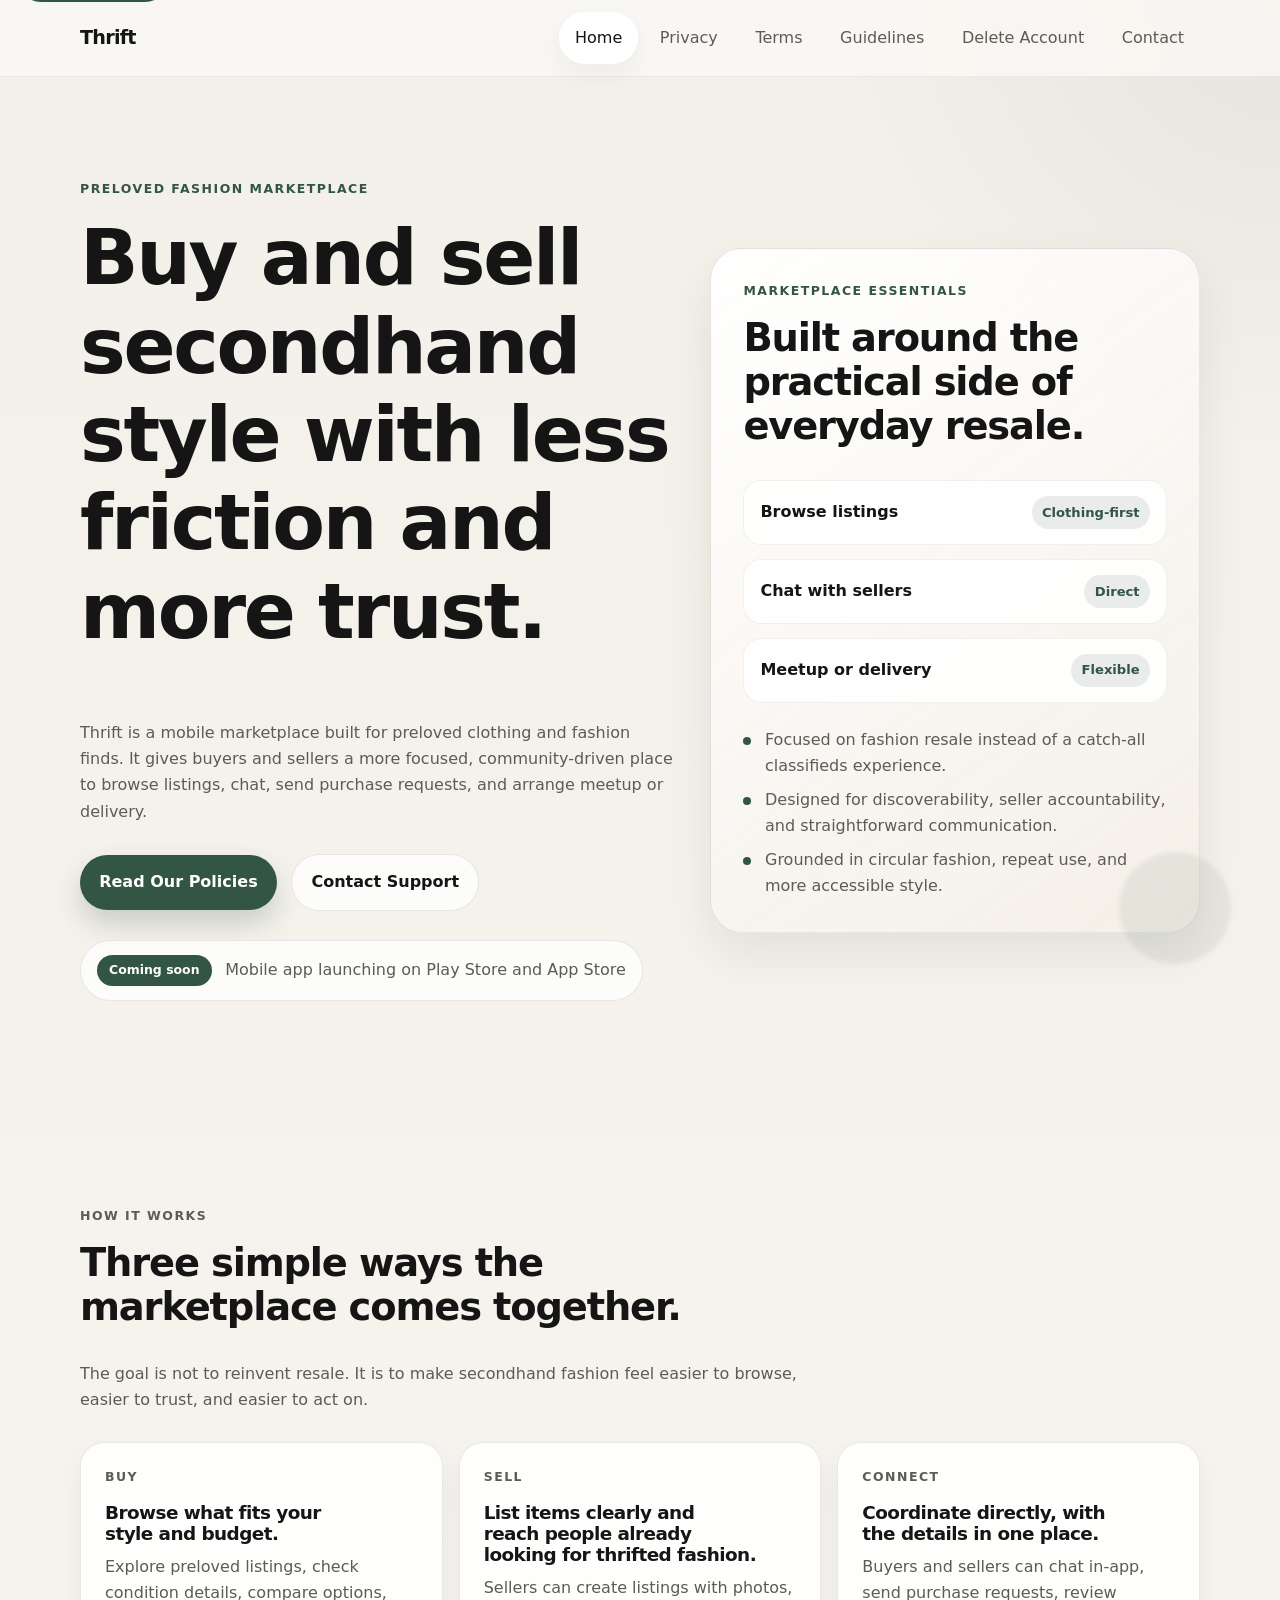
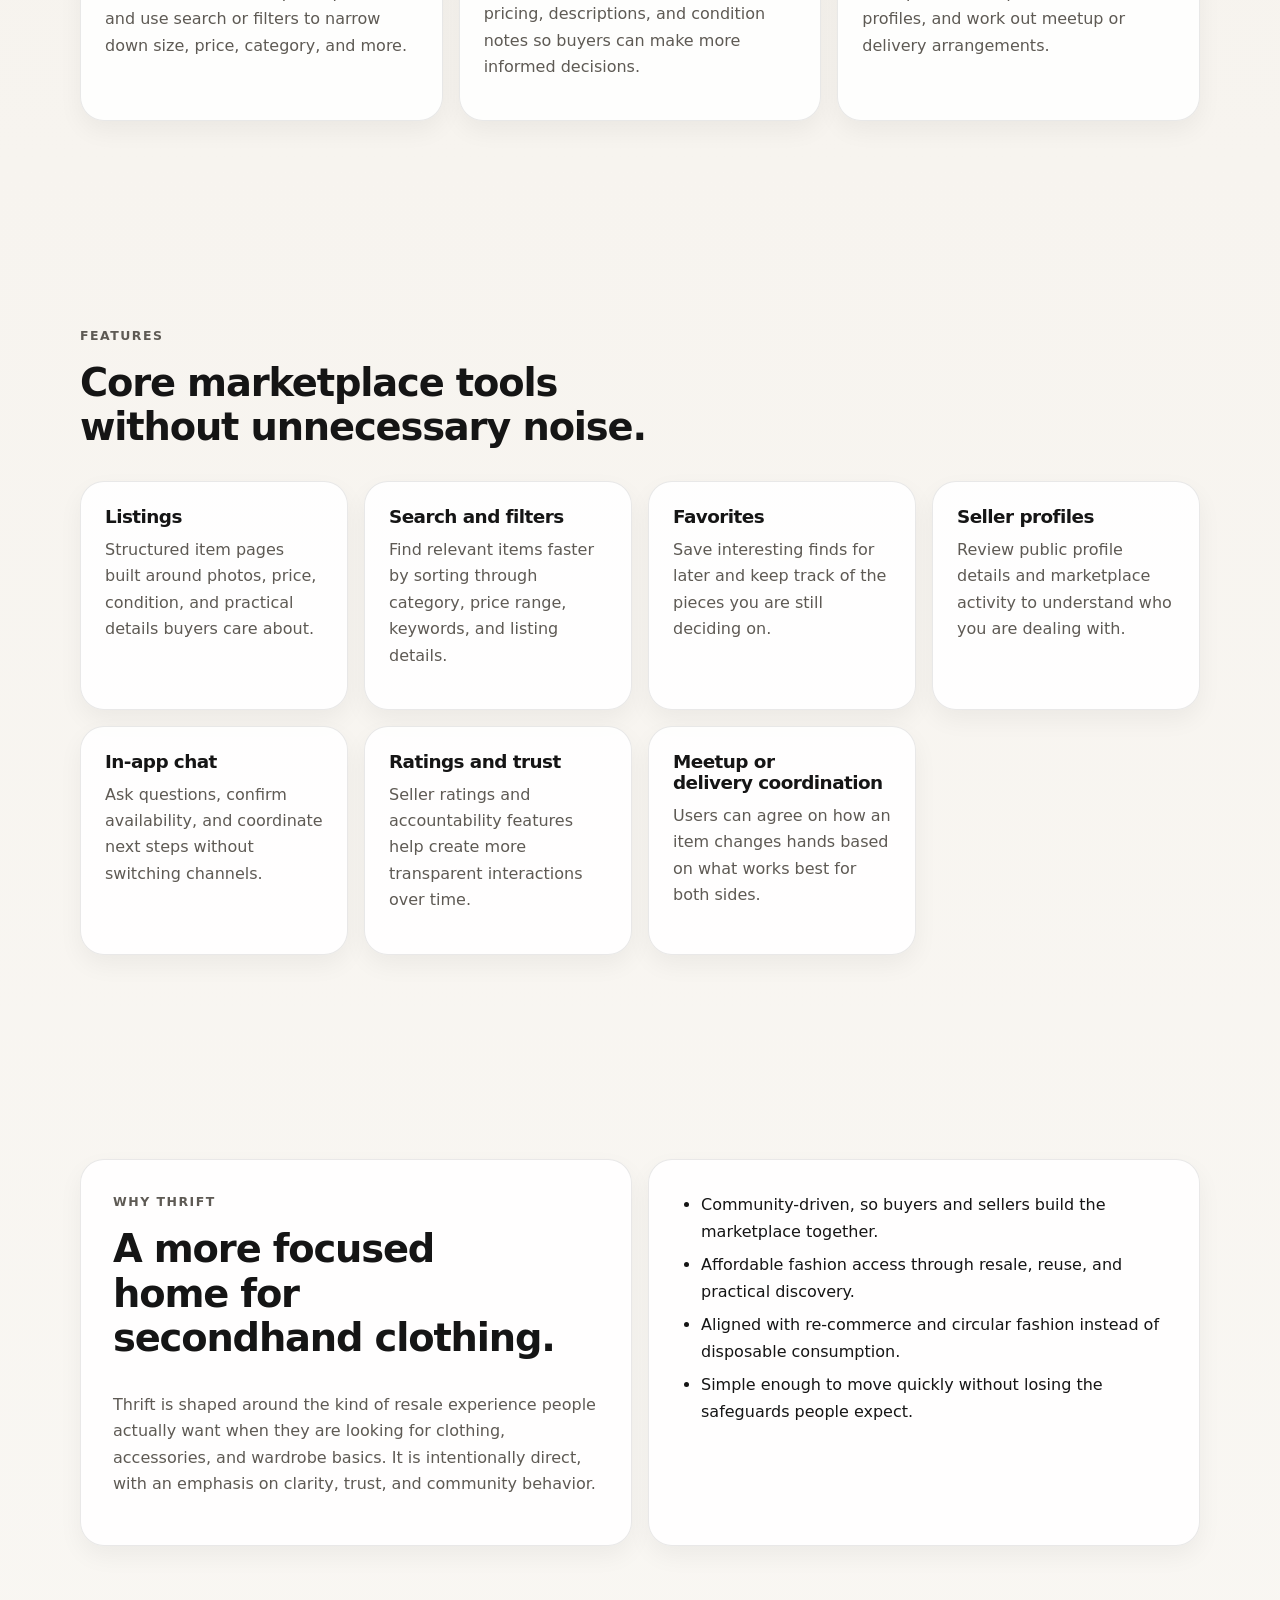
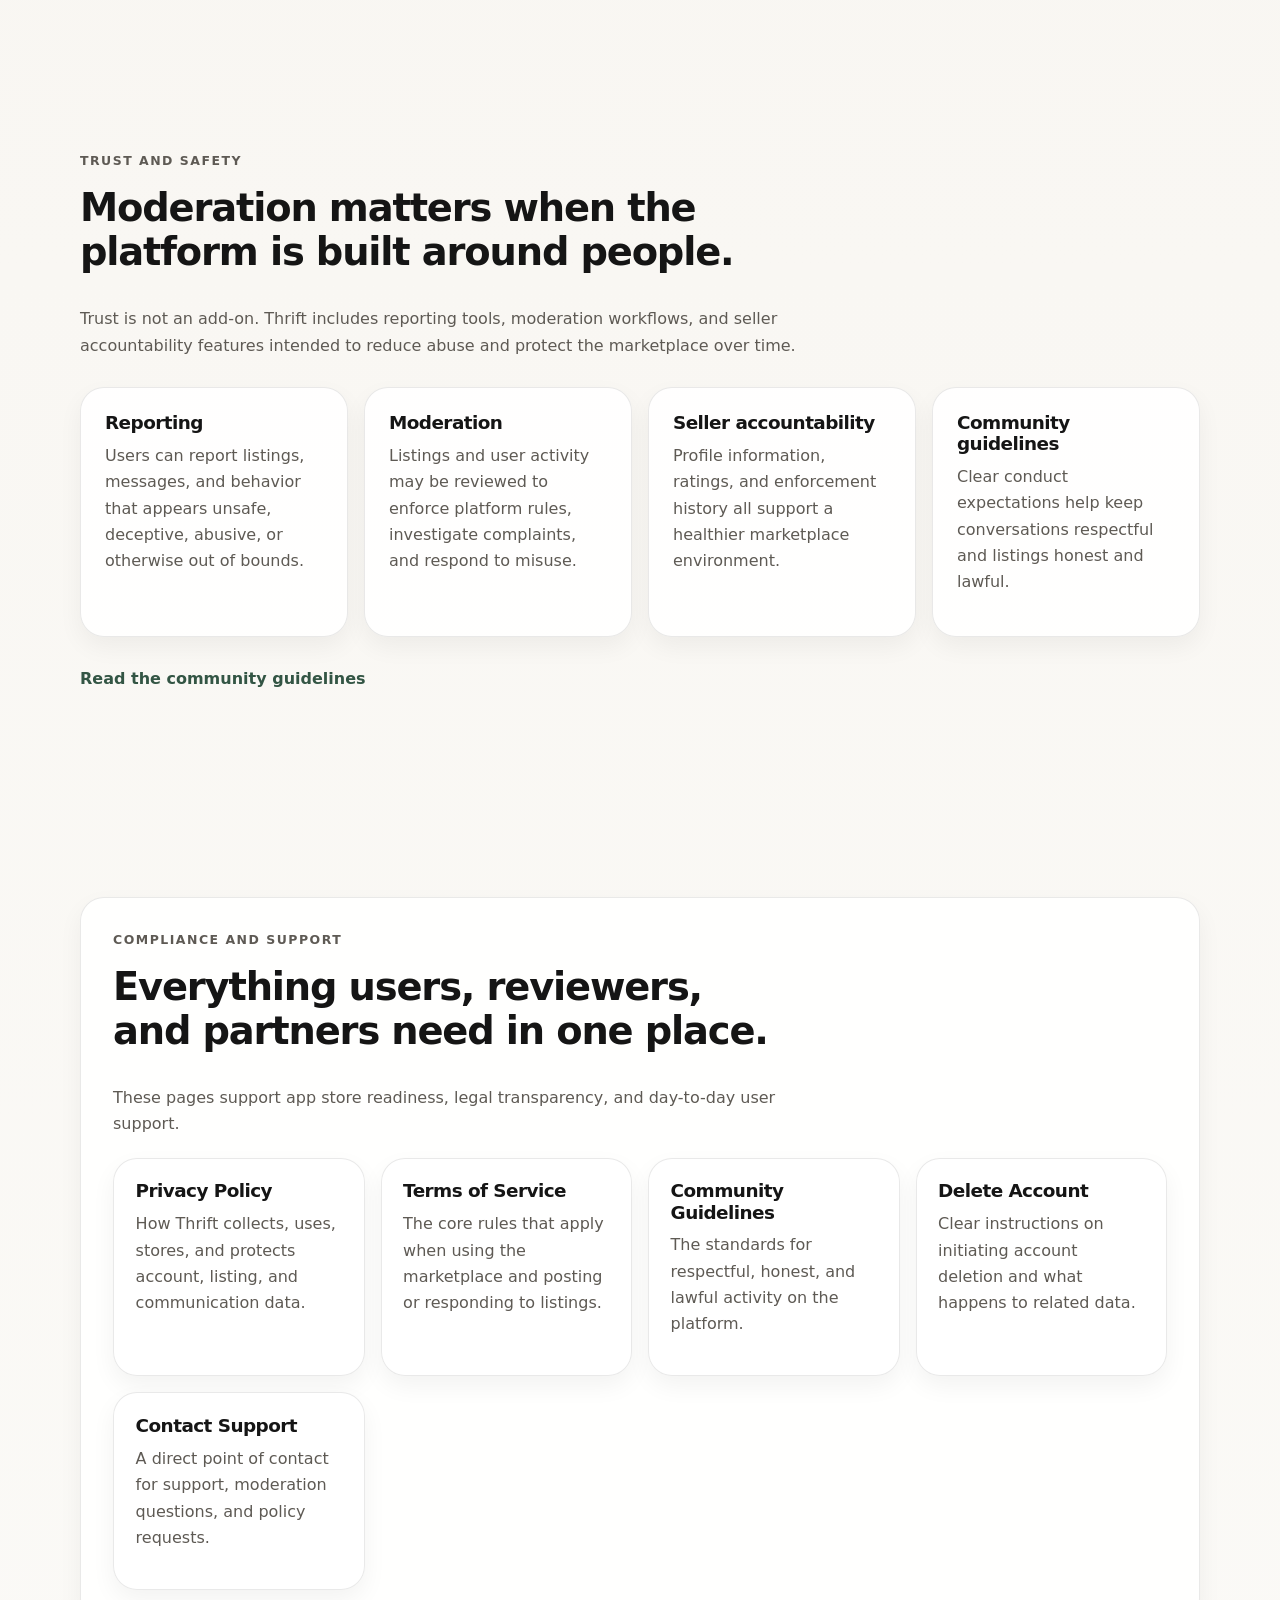
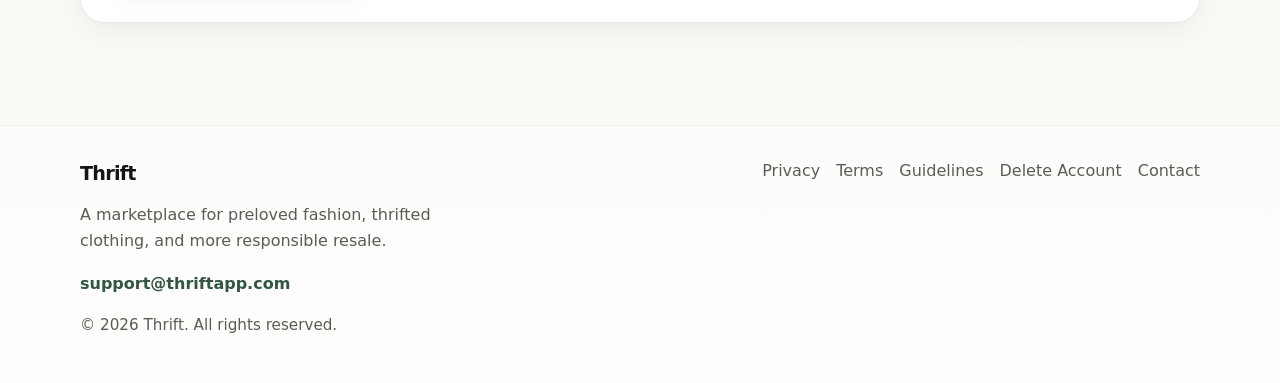
<file: index.html>
<!doctype html>
<html lang="en">
<head>
  <meta charset="utf-8">
  <meta name="viewport" content="width=device-width, initial-scale=1">
  <title>Thrift | Preloved Fashion Marketplace</title>
  <meta name="description" content="Thrift is a mobile marketplace for preloved fashion. Browse listings, connect with sellers, and shop secondhand clothing with a cleaner, community-driven experience.">
  <meta name="theme-color" content="#335544">
  <meta property="og:title" content="Thrift | Preloved Fashion Marketplace">
  <meta property="og:description" content="A community marketplace for preloved fashion and thrifted clothing.">
  <meta property="og:type" content="website">
  <link rel="icon" href="data:image/svg+xml,%3Csvg xmlns='http://www.w3.org/2000/svg' viewBox='0 0 64 64'%3E%3Crect width='64' height='64' rx='16' fill='%23335544'/%3E%3Ctext x='50%25' y='53%25' text-anchor='middle' dominant-baseline='middle' font-family='Arial, sans-serif' font-size='30' fill='white'%3ET%3C/text%3E%3C/svg%3E">
  <link rel="stylesheet" href="style.css">
  <script defer src="script.js"></script>
</head>
<body data-page="home">
  <a class="skip-link" href="#main-content">Skip to content</a>

  <header class="site-header">
    <div class="container nav-shell">
      <a class="brand" href="index.html" aria-label="Thrift home">Thrift</a>
      <button class="menu-toggle" type="button" aria-expanded="false" aria-controls="site-menu" data-menu-toggle>
        <span class="menu-toggle-bar"></span>
        <span class="menu-toggle-bar"></span>
        <span class="menu-toggle-bar"></span>
        <span class="sr-only">Toggle navigation</span>
      </button>
      <nav class="site-nav" id="site-menu" data-site-menu aria-label="Primary">
        <a href="index.html" data-nav-link="home">Home</a>
        <a href="privacy.html" data-nav-link="privacy">Privacy</a>
        <a href="terms.html" data-nav-link="terms">Terms</a>
        <a href="community-guidelines.html" data-nav-link="guidelines">Guidelines</a>
        <a href="delete-account.html" data-nav-link="delete-account">Delete Account</a>
        <a href="contact.html" data-nav-link="contact">Contact</a>
      </nav>
    </div>
  </header>

  <main id="main-content">
    <section class="hero section">
      <div class="container hero-grid">
        <div class="hero-copy">
          <p class="eyebrow">Preloved fashion marketplace</p>
          <h1 class="display">Buy and sell secondhand style with less friction and more trust.</h1>
          <p class="lead">
            Thrift is a mobile marketplace built for preloved clothing and fashion finds. It gives buyers and sellers a more focused, community-driven place to browse listings, chat, send purchase requests, and arrange meetup or delivery.
          </p>
          <div class="hero-actions">
            <a class="button button-primary" href="#compliance">Read Our Policies</a>
            <a class="button button-secondary" href="contact.html">Contact Support</a>
          </div>
          <div class="launch-note" aria-label="Launch note">
            <span class="badge">Coming soon</span>
            <p>Mobile app launching on Play Store and App Store</p>
          </div>
        </div>

        <div class="hero-panel">
          <div class="showcase-card">
            <p class="panel-label">Marketplace essentials</p>
            <h2>Built around the practical side of everyday resale.</h2>
            <div class="listing-preview" aria-hidden="true">
              <div class="listing-line">
                <span>Browse listings</span>
                <span class="listing-chip">Clothing-first</span>
              </div>
              <div class="listing-line">
                <span>Chat with sellers</span>
                <span class="listing-chip">Direct</span>
              </div>
              <div class="listing-line">
                <span>Meetup or delivery</span>
                <span class="listing-chip">Flexible</span>
              </div>
            </div>
            <ul class="hero-points">
              <li>Focused on fashion resale instead of a catch-all classifieds experience.</li>
              <li>Designed for discoverability, seller accountability, and straightforward communication.</li>
              <li>Grounded in circular fashion, repeat use, and more accessible style.</li>
            </ul>
          </div>
        </div>
      </div>
    </section>

    <section class="section">
      <div class="container">
        <div class="section-intro">
          <p class="eyebrow">How it works</p>
          <h2>Three simple ways the marketplace comes together.</h2>
          <p>
            The goal is not to reinvent resale. It is to make secondhand fashion feel easier to browse, easier to trust, and easier to act on.
          </p>
        </div>
        <div class="card-grid">
          <article class="card">
            <p class="card-kicker">Buy</p>
            <h3>Browse what fits your style and budget.</h3>
            <p>
              Explore preloved listings, check condition details, compare options, and use search or filters to narrow down size, price, category, and more.
            </p>
          </article>
          <article class="card">
            <p class="card-kicker">Sell</p>
            <h3>List items clearly and reach people already looking for thrifted fashion.</h3>
            <p>
              Sellers can create listings with photos, pricing, descriptions, and condition notes so buyers can make more informed decisions.
            </p>
          </article>
          <article class="card">
            <p class="card-kicker">Connect</p>
            <h3>Coordinate directly, with the details in one place.</h3>
            <p>
              Buyers and sellers can chat in-app, send purchase requests, review profiles, and work out meetup or delivery arrangements.
            </p>
          </article>
        </div>
      </div>
    </section>

    <section class="section">
      <div class="container">
        <div class="section-intro">
          <p class="eyebrow">Features</p>
          <h2>Core marketplace tools without unnecessary noise.</h2>
        </div>
        <div class="feature-grid">
          <article class="card feature-card">
            <h3>Listings</h3>
            <p>Structured item pages built around photos, price, condition, and practical details buyers care about.</p>
          </article>
          <article class="card feature-card">
            <h3>Search and filters</h3>
            <p>Find relevant items faster by sorting through category, price range, keywords, and listing details.</p>
          </article>
          <article class="card feature-card">
            <h3>Favorites</h3>
            <p>Save interesting finds for later and keep track of the pieces you are still deciding on.</p>
          </article>
          <article class="card feature-card">
            <h3>Seller profiles</h3>
            <p>Review public profile details and marketplace activity to understand who you are dealing with.</p>
          </article>
          <article class="card feature-card">
            <h3>In-app chat</h3>
            <p>Ask questions, confirm availability, and coordinate next steps without switching channels.</p>
          </article>
          <article class="card feature-card">
            <h3>Ratings and trust</h3>
            <p>Seller ratings and accountability features help create more transparent interactions over time.</p>
          </article>
          <article class="card feature-card">
            <h3>Meetup or delivery coordination</h3>
            <p>Users can agree on how an item changes hands based on what works best for both sides.</p>
          </article>
        </div>
      </div>
    </section>

    <section class="section">
      <div class="container split-grid">
        <div class="card statement-card">
          <p class="eyebrow">Why Thrift</p>
          <h2>A more focused home for secondhand clothing.</h2>
          <p>
            Thrift is shaped around the kind of resale experience people actually want when they are looking for clothing, accessories, and wardrobe basics. It is intentionally direct, with an emphasis on clarity, trust, and community behavior.
          </p>
        </div>
        <div class="card checklist-card">
          <ul class="check-list">
            <li>Community-driven, so buyers and sellers build the marketplace together.</li>
            <li>Affordable fashion access through resale, reuse, and practical discovery.</li>
            <li>Aligned with re-commerce and circular fashion instead of disposable consumption.</li>
            <li>Simple enough to move quickly without losing the safeguards people expect.</li>
          </ul>
        </div>
      </div>
    </section>

    <section class="section">
      <div class="container">
        <div class="section-intro">
          <p class="eyebrow">Trust and safety</p>
          <h2>Moderation matters when the platform is built around people.</h2>
          <p>
            Trust is not an add-on. Thrift includes reporting tools, moderation workflows, and seller accountability features intended to reduce abuse and protect the marketplace over time.
          </p>
        </div>
        <div class="safety-grid">
          <article class="card">
            <h3>Reporting</h3>
            <p>Users can report listings, messages, and behavior that appears unsafe, deceptive, abusive, or otherwise out of bounds.</p>
          </article>
          <article class="card">
            <h3>Moderation</h3>
            <p>Listings and user activity may be reviewed to enforce platform rules, investigate complaints, and respond to misuse.</p>
          </article>
          <article class="card">
            <h3>Seller accountability</h3>
            <p>Profile information, ratings, and enforcement history all support a healthier marketplace environment.</p>
          </article>
          <article class="card">
            <h3>Community guidelines</h3>
            <p>Clear conduct expectations help keep conversations respectful and listings honest and lawful.</p>
          </article>
        </div>
        <div class="inline-actions">
          <a class="text-link" href="community-guidelines.html">Read the community guidelines</a>
        </div>
      </div>
    </section>

    <section class="section">
      <div class="container">
        <div id="compliance" class="compliance-panel card">
          <div class="section-intro compact-intro">
            <p class="eyebrow">Compliance and support</p>
            <h2>Everything users, reviewers, and partners need in one place.</h2>
            <p>
              These pages support app store readiness, legal transparency, and day-to-day user support.
            </p>
          </div>
          <div class="link-grid">
            <a class="link-card" href="privacy.html">
              <h3>Privacy Policy</h3>
              <p>How Thrift collects, uses, stores, and protects account, listing, and communication data.</p>
            </a>
            <a class="link-card" href="terms.html">
              <h3>Terms of Service</h3>
              <p>The core rules that apply when using the marketplace and posting or responding to listings.</p>
            </a>
            <a class="link-card" href="community-guidelines.html">
              <h3>Community Guidelines</h3>
              <p>The standards for respectful, honest, and lawful activity on the platform.</p>
            </a>
            <a class="link-card" href="delete-account.html">
              <h3>Delete Account</h3>
              <p>Clear instructions on initiating account deletion and what happens to related data.</p>
            </a>
            <a class="link-card" href="contact.html">
              <h3>Contact Support</h3>
              <p>A direct point of contact for support, moderation questions, and policy requests.</p>
            </a>
          </div>
        </div>
      </div>
    </section>
  </main>

  <footer class="site-footer">
    <div class="container footer-inner">
      <div class="footer-copy">
        <a class="brand footer-brand" href="index.html">Thrift</a>
        <p>A marketplace for preloved fashion, thrifted clothing, and more responsible resale.</p>
        <a class="footer-email" href="mailto:support@thriftapp.com">support@thriftapp.com</a>
      </div>
      <div class="footer-links" aria-label="Footer">
        <a href="privacy.html">Privacy</a>
        <a href="terms.html">Terms</a>
        <a href="community-guidelines.html">Guidelines</a>
        <a href="delete-account.html">Delete Account</a>
        <a href="contact.html">Contact</a>
      </div>
      <p class="footer-meta">&copy; <span data-current-year></span> Thrift. All rights reserved.</p>
    </div>
  </footer>
</body>
</html>
</file>
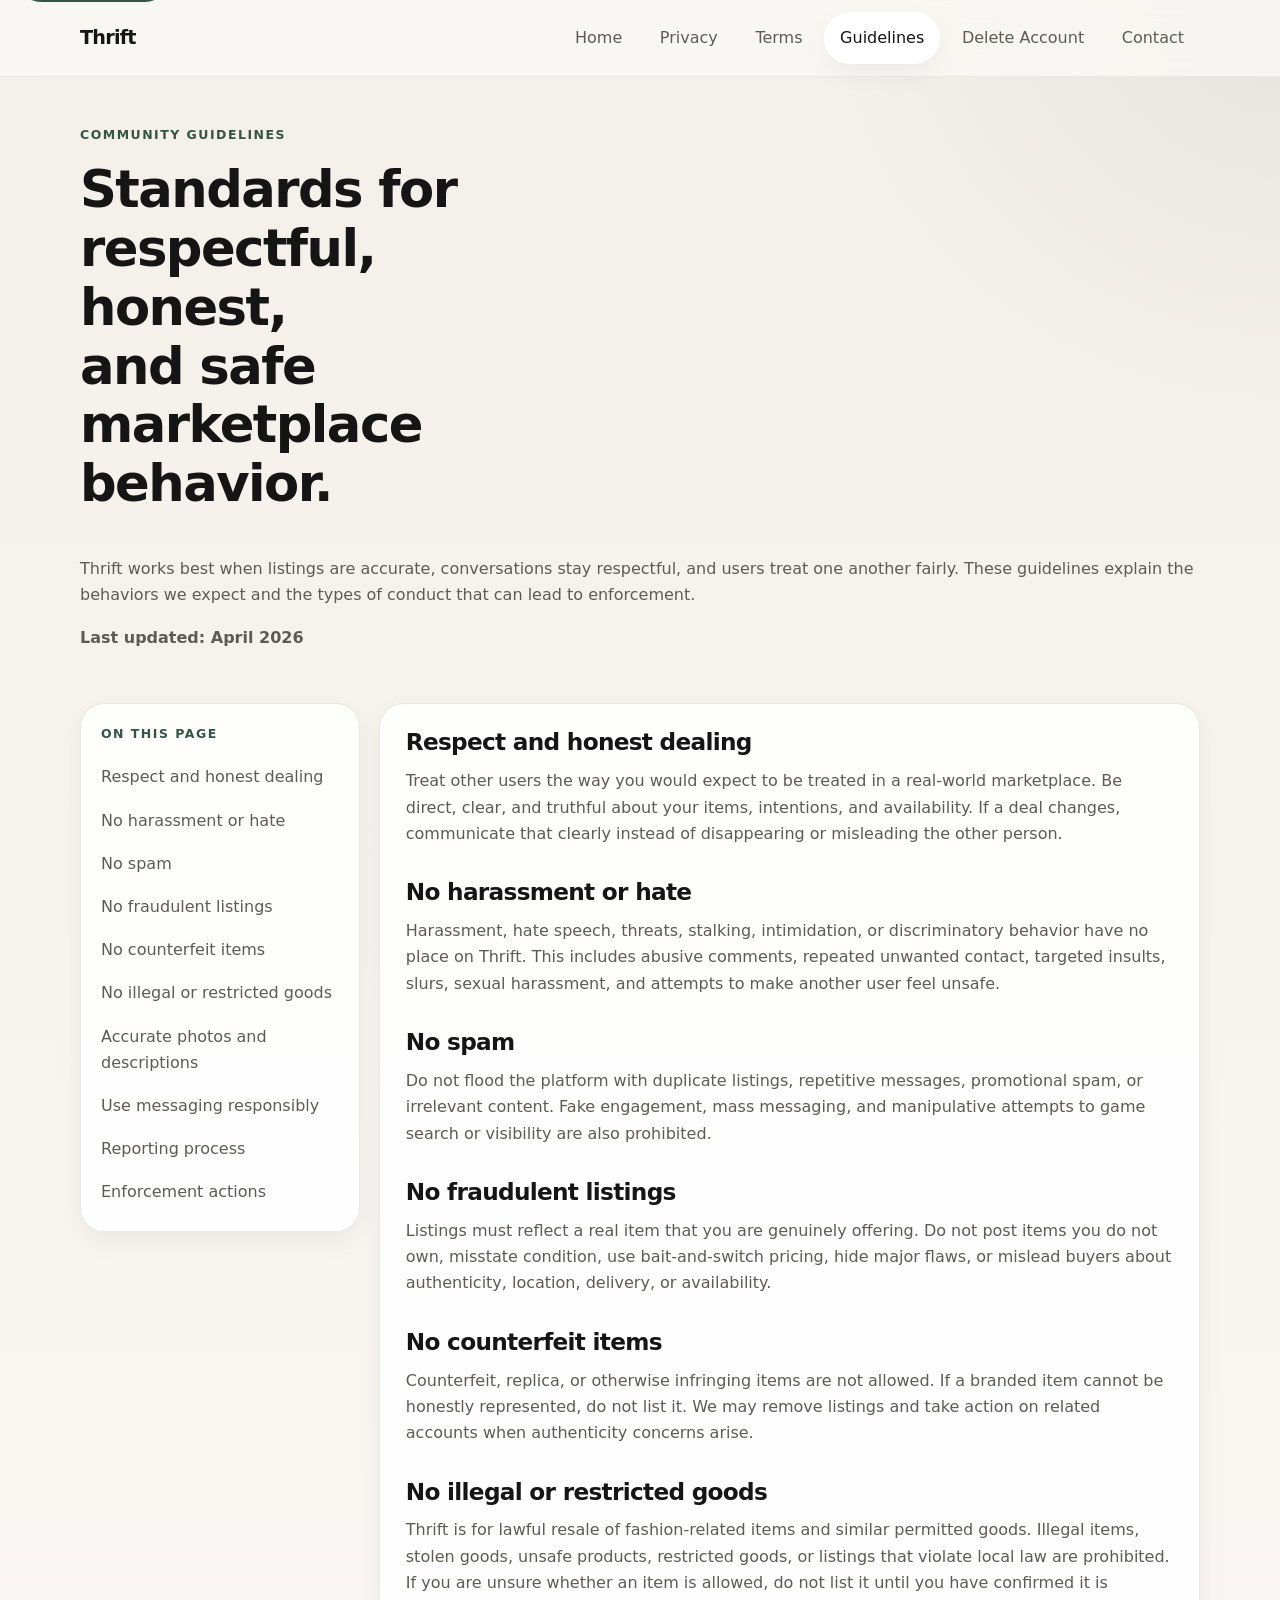
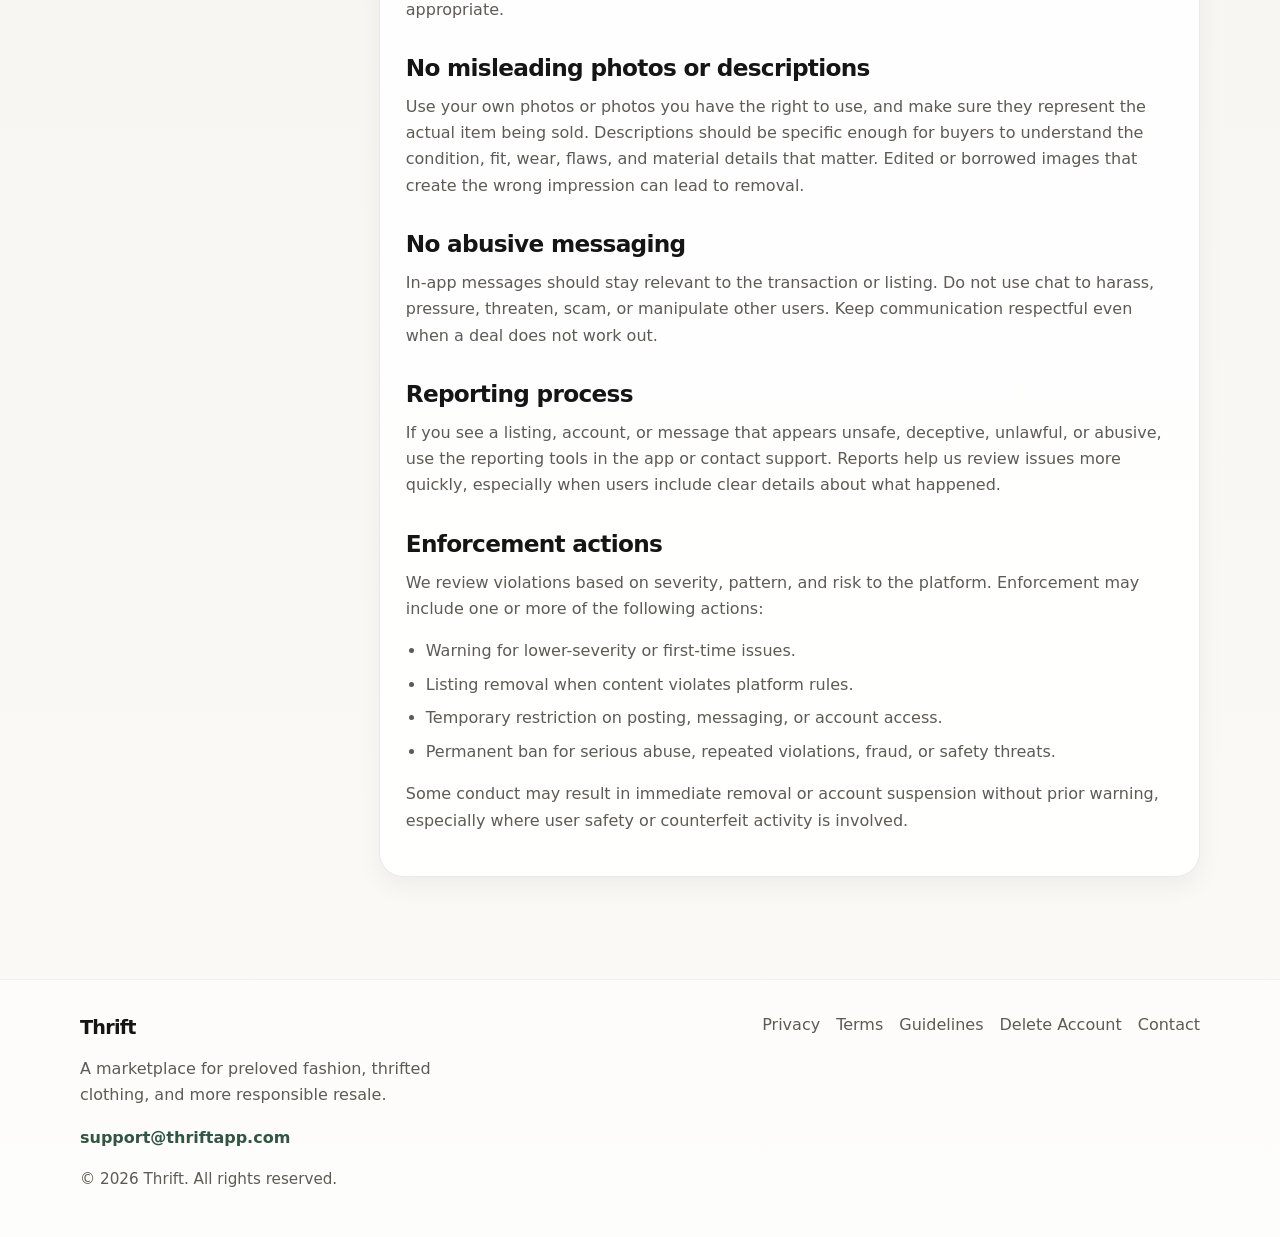
<file: community-guidelines.html>
<!doctype html>
<html lang="en">
<head>
  <meta charset="utf-8">
  <meta name="viewport" content="width=device-width, initial-scale=1">
  <title>Community Guidelines | Thrift</title>
  <meta name="description" content="Read the Thrift Community Guidelines for respectful conduct, honest listings, anti-fraud rules, and enforcement actions.">
  <meta name="theme-color" content="#335544">
  <link rel="icon" href="data:image/svg+xml,%3Csvg xmlns='http://www.w3.org/2000/svg' viewBox='0 0 64 64'%3E%3Crect width='64' height='64' rx='16' fill='%23335544'/%3E%3Ctext x='50%25' y='53%25' text-anchor='middle' dominant-baseline='middle' font-family='Arial, sans-serif' font-size='30' fill='white'%3ET%3C/text%3E%3C/svg%3E">
  <link rel="stylesheet" href="style.css">
  <script defer src="script.js"></script>
</head>
<body data-page="guidelines">
  <a class="skip-link" href="#main-content">Skip to content</a>

  <header class="site-header">
    <div class="container nav-shell">
      <a class="brand" href="index.html" aria-label="Thrift home">Thrift</a>
      <button class="menu-toggle" type="button" aria-expanded="false" aria-controls="site-menu" data-menu-toggle>
        <span class="menu-toggle-bar"></span>
        <span class="menu-toggle-bar"></span>
        <span class="menu-toggle-bar"></span>
        <span class="sr-only">Toggle navigation</span>
      </button>
      <nav class="site-nav" id="site-menu" data-site-menu aria-label="Primary">
        <a href="index.html" data-nav-link="home">Home</a>
        <a href="privacy.html" data-nav-link="privacy">Privacy</a>
        <a href="terms.html" data-nav-link="terms">Terms</a>
        <a href="community-guidelines.html" data-nav-link="guidelines">Guidelines</a>
        <a href="delete-account.html" data-nav-link="delete-account">Delete Account</a>
        <a href="contact.html" data-nav-link="contact">Contact</a>
      </nav>
    </div>
  </header>

  <main id="main-content">
    <section class="page-hero section-sm">
      <div class="container">
        <p class="eyebrow">Community Guidelines</p>
        <h1>Standards for respectful, honest, and safe marketplace behavior.</h1>
        <p class="page-summary">
          Thrift works best when listings are accurate, conversations stay respectful, and users treat one another fairly. These guidelines explain the behaviors we expect and the types of conduct that can lead to enforcement.
        </p>
        <p class="updated-note">Last updated: April 2026</p>
      </div>
    </section>

    <section class="section policy-section">
      <div class="container legal-grid">
        <aside class="toc-card">
          <p class="toc-title">On this page</p>
          <nav aria-label="Guidelines sections">
            <a href="#respect">Respect and honest dealing</a>
            <a href="#harassment">No harassment or hate</a>
            <a href="#spam">No spam</a>
            <a href="#fraud">No fraudulent listings</a>
            <a href="#counterfeit">No counterfeit items</a>
            <a href="#illegal">No illegal or restricted goods</a>
            <a href="#accuracy">Accurate photos and descriptions</a>
            <a href="#messaging">Use messaging responsibly</a>
            <a href="#reporting">Reporting process</a>
            <a href="#enforcement">Enforcement actions</a>
          </nav>
        </aside>

        <article class="legal-card prose">
          <section id="respect">
            <h2>Respect and honest dealing</h2>
            <p>
              Treat other users the way you would expect to be treated in a real-world marketplace. Be direct, clear, and truthful about your items, intentions, and availability. If a deal changes, communicate that clearly instead of disappearing or misleading the other person.
            </p>
          </section>

          <section id="harassment">
            <h2>No harassment or hate</h2>
            <p>
              Harassment, hate speech, threats, stalking, intimidation, or discriminatory behavior have no place on Thrift. This includes abusive comments, repeated unwanted contact, targeted insults, slurs, sexual harassment, and attempts to make another user feel unsafe.
            </p>
          </section>

          <section id="spam">
            <h2>No spam</h2>
            <p>
              Do not flood the platform with duplicate listings, repetitive messages, promotional spam, or irrelevant content. Fake engagement, mass messaging, and manipulative attempts to game search or visibility are also prohibited.
            </p>
          </section>

          <section id="fraud">
            <h2>No fraudulent listings</h2>
            <p>
              Listings must reflect a real item that you are genuinely offering. Do not post items you do not own, misstate condition, use bait-and-switch pricing, hide major flaws, or mislead buyers about authenticity, location, delivery, or availability.
            </p>
          </section>

          <section id="counterfeit">
            <h2>No counterfeit items</h2>
            <p>
              Counterfeit, replica, or otherwise infringing items are not allowed. If a branded item cannot be honestly represented, do not list it. We may remove listings and take action on related accounts when authenticity concerns arise.
            </p>
          </section>

          <section id="illegal">
            <h2>No illegal or restricted goods</h2>
            <p>
              Thrift is for lawful resale of fashion-related items and similar permitted goods. Illegal items, stolen goods, unsafe products, restricted goods, or listings that violate local law are prohibited. If you are unsure whether an item is allowed, do not list it until you have confirmed it is appropriate.
            </p>
          </section>

          <section id="accuracy">
            <h2>No misleading photos or descriptions</h2>
            <p>
              Use your own photos or photos you have the right to use, and make sure they represent the actual item being sold. Descriptions should be specific enough for buyers to understand the condition, fit, wear, flaws, and material details that matter. Edited or borrowed images that create the wrong impression can lead to removal.
            </p>
          </section>

          <section id="messaging">
            <h2>No abusive messaging</h2>
            <p>
              In-app messages should stay relevant to the transaction or listing. Do not use chat to harass, pressure, threaten, scam, or manipulate other users. Keep communication respectful even when a deal does not work out.
            </p>
          </section>

          <section id="reporting">
            <h2>Reporting process</h2>
            <p>
              If you see a listing, account, or message that appears unsafe, deceptive, unlawful, or abusive, use the reporting tools in the app or contact support. Reports help us review issues more quickly, especially when users include clear details about what happened.
            </p>
          </section>

          <section id="enforcement">
            <h2>Enforcement actions</h2>
            <p>
              We review violations based on severity, pattern, and risk to the platform. Enforcement may include one or more of the following actions:
            </p>
            <ul>
              <li>Warning for lower-severity or first-time issues.</li>
              <li>Listing removal when content violates platform rules.</li>
              <li>Temporary restriction on posting, messaging, or account access.</li>
              <li>Permanent ban for serious abuse, repeated violations, fraud, or safety threats.</li>
            </ul>
            <p>
              Some conduct may result in immediate removal or account suspension without prior warning, especially where user safety or counterfeit activity is involved.
            </p>
          </section>
        </article>
      </div>
    </section>
  </main>

  <footer class="site-footer">
    <div class="container footer-inner">
      <div class="footer-copy">
        <a class="brand footer-brand" href="index.html">Thrift</a>
        <p>A marketplace for preloved fashion, thrifted clothing, and more responsible resale.</p>
        <a class="footer-email" href="mailto:support@thriftapp.com">support@thriftapp.com</a>
      </div>
      <div class="footer-links" aria-label="Footer">
        <a href="privacy.html">Privacy</a>
        <a href="terms.html">Terms</a>
        <a href="community-guidelines.html">Guidelines</a>
        <a href="delete-account.html">Delete Account</a>
        <a href="contact.html">Contact</a>
      </div>
      <p class="footer-meta">&copy; <span data-current-year></span> Thrift. All rights reserved.</p>
    </div>
  </footer>
</body>
</html>
</file>
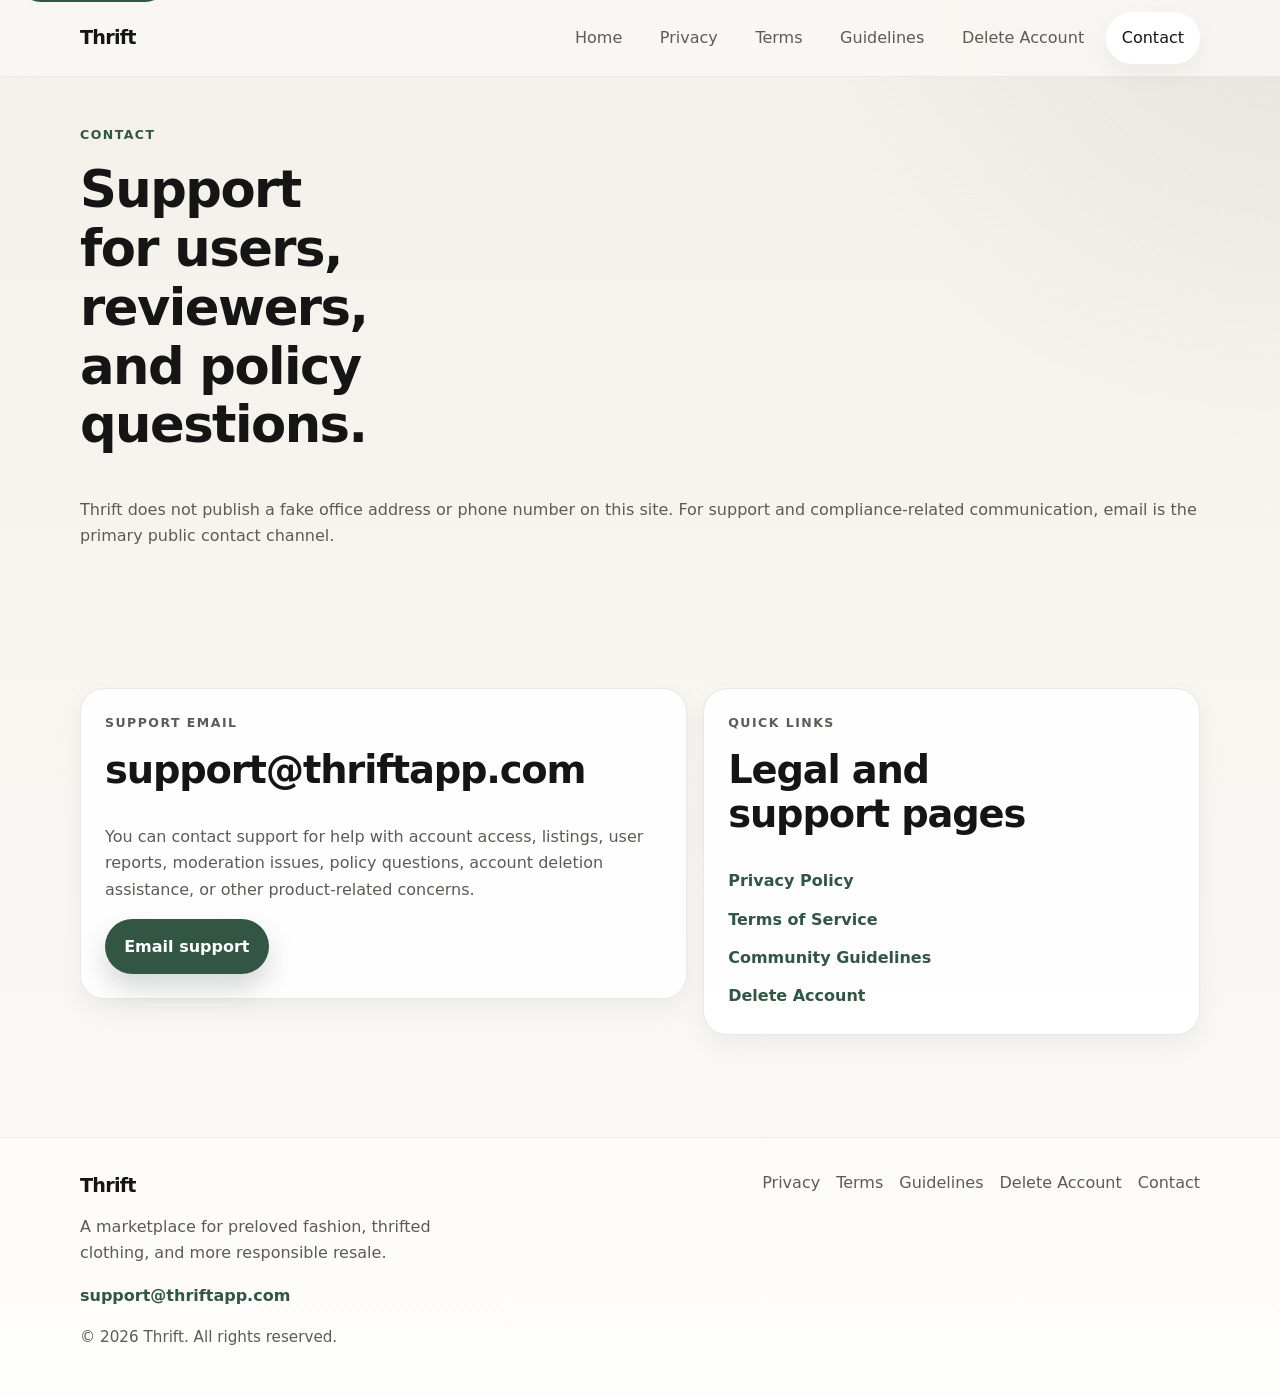
<file: contact.html>
<!doctype html>
<html lang="en">
<head>
  <meta charset="utf-8">
  <meta name="viewport" content="width=device-width, initial-scale=1">
  <title>Contact Support | Thrift</title>
  <meta name="description" content="Contact Thrift support for account help, reports, listing issues, policy questions, or deletion assistance.">
  <meta name="theme-color" content="#335544">
  <link rel="icon" href="data:image/svg+xml,%3Csvg xmlns='http://www.w3.org/2000/svg' viewBox='0 0 64 64'%3E%3Crect width='64' height='64' rx='16' fill='%23335544'/%3E%3Ctext x='50%25' y='53%25' text-anchor='middle' dominant-baseline='middle' font-family='Arial, sans-serif' font-size='30' fill='white'%3ET%3C/text%3E%3C/svg%3E">
  <link rel="stylesheet" href="style.css">
  <script defer src="script.js"></script>
</head>
<body data-page="contact">
  <a class="skip-link" href="#main-content">Skip to content</a>

  <header class="site-header">
    <div class="container nav-shell">
      <a class="brand" href="index.html" aria-label="Thrift home">Thrift</a>
      <button class="menu-toggle" type="button" aria-expanded="false" aria-controls="site-menu" data-menu-toggle>
        <span class="menu-toggle-bar"></span>
        <span class="menu-toggle-bar"></span>
        <span class="menu-toggle-bar"></span>
        <span class="sr-only">Toggle navigation</span>
      </button>
      <nav class="site-nav" id="site-menu" data-site-menu aria-label="Primary">
        <a href="index.html" data-nav-link="home">Home</a>
        <a href="privacy.html" data-nav-link="privacy">Privacy</a>
        <a href="terms.html" data-nav-link="terms">Terms</a>
        <a href="community-guidelines.html" data-nav-link="guidelines">Guidelines</a>
        <a href="delete-account.html" data-nav-link="delete-account">Delete Account</a>
        <a href="contact.html" data-nav-link="contact">Contact</a>
      </nav>
    </div>
  </header>

  <main id="main-content">
    <section class="page-hero section-sm">
      <div class="container">
        <p class="eyebrow">Contact</p>
        <h1>Support for users, reviewers, and policy questions.</h1>
        <p class="page-summary">
          Thrift does not publish a fake office address or phone number on this site. For support and compliance-related communication, email is the primary public contact channel.
        </p>
      </div>
    </section>

    <section class="section">
      <div class="container contact-grid">
        <article class="card contact-card">
          <p class="eyebrow">Support email</p>
          <h2><a href="mailto:support@thriftapp.com">support@thriftapp.com</a></h2>
          <p>
            You can contact support for help with account access, listings, user reports, moderation issues, policy questions, account deletion assistance, or other product-related concerns.
          </p>
          <a class="button button-primary" href="mailto:support@thriftapp.com">Email support</a>
        </article>

        <article class="card contact-card">
          <p class="eyebrow">Quick links</p>
          <h2>Legal and support pages</h2>
          <div class="support-links">
            <a href="privacy.html">Privacy Policy</a>
            <a href="terms.html">Terms of Service</a>
            <a href="community-guidelines.html">Community Guidelines</a>
            <a href="delete-account.html">Delete Account</a>
          </div>
        </article>
      </div>
    </section>
  </main>

  <footer class="site-footer">
    <div class="container footer-inner">
      <div class="footer-copy">
        <a class="brand footer-brand" href="index.html">Thrift</a>
        <p>A marketplace for preloved fashion, thrifted clothing, and more responsible resale.</p>
        <a class="footer-email" href="mailto:support@thriftapp.com">support@thriftapp.com</a>
      </div>
      <div class="footer-links" aria-label="Footer">
        <a href="privacy.html">Privacy</a>
        <a href="terms.html">Terms</a>
        <a href="community-guidelines.html">Guidelines</a>
        <a href="delete-account.html">Delete Account</a>
        <a href="contact.html">Contact</a>
      </div>
      <p class="footer-meta">&copy; <span data-current-year></span> Thrift. All rights reserved.</p>
    </div>
  </footer>
</body>
</html>
</file>
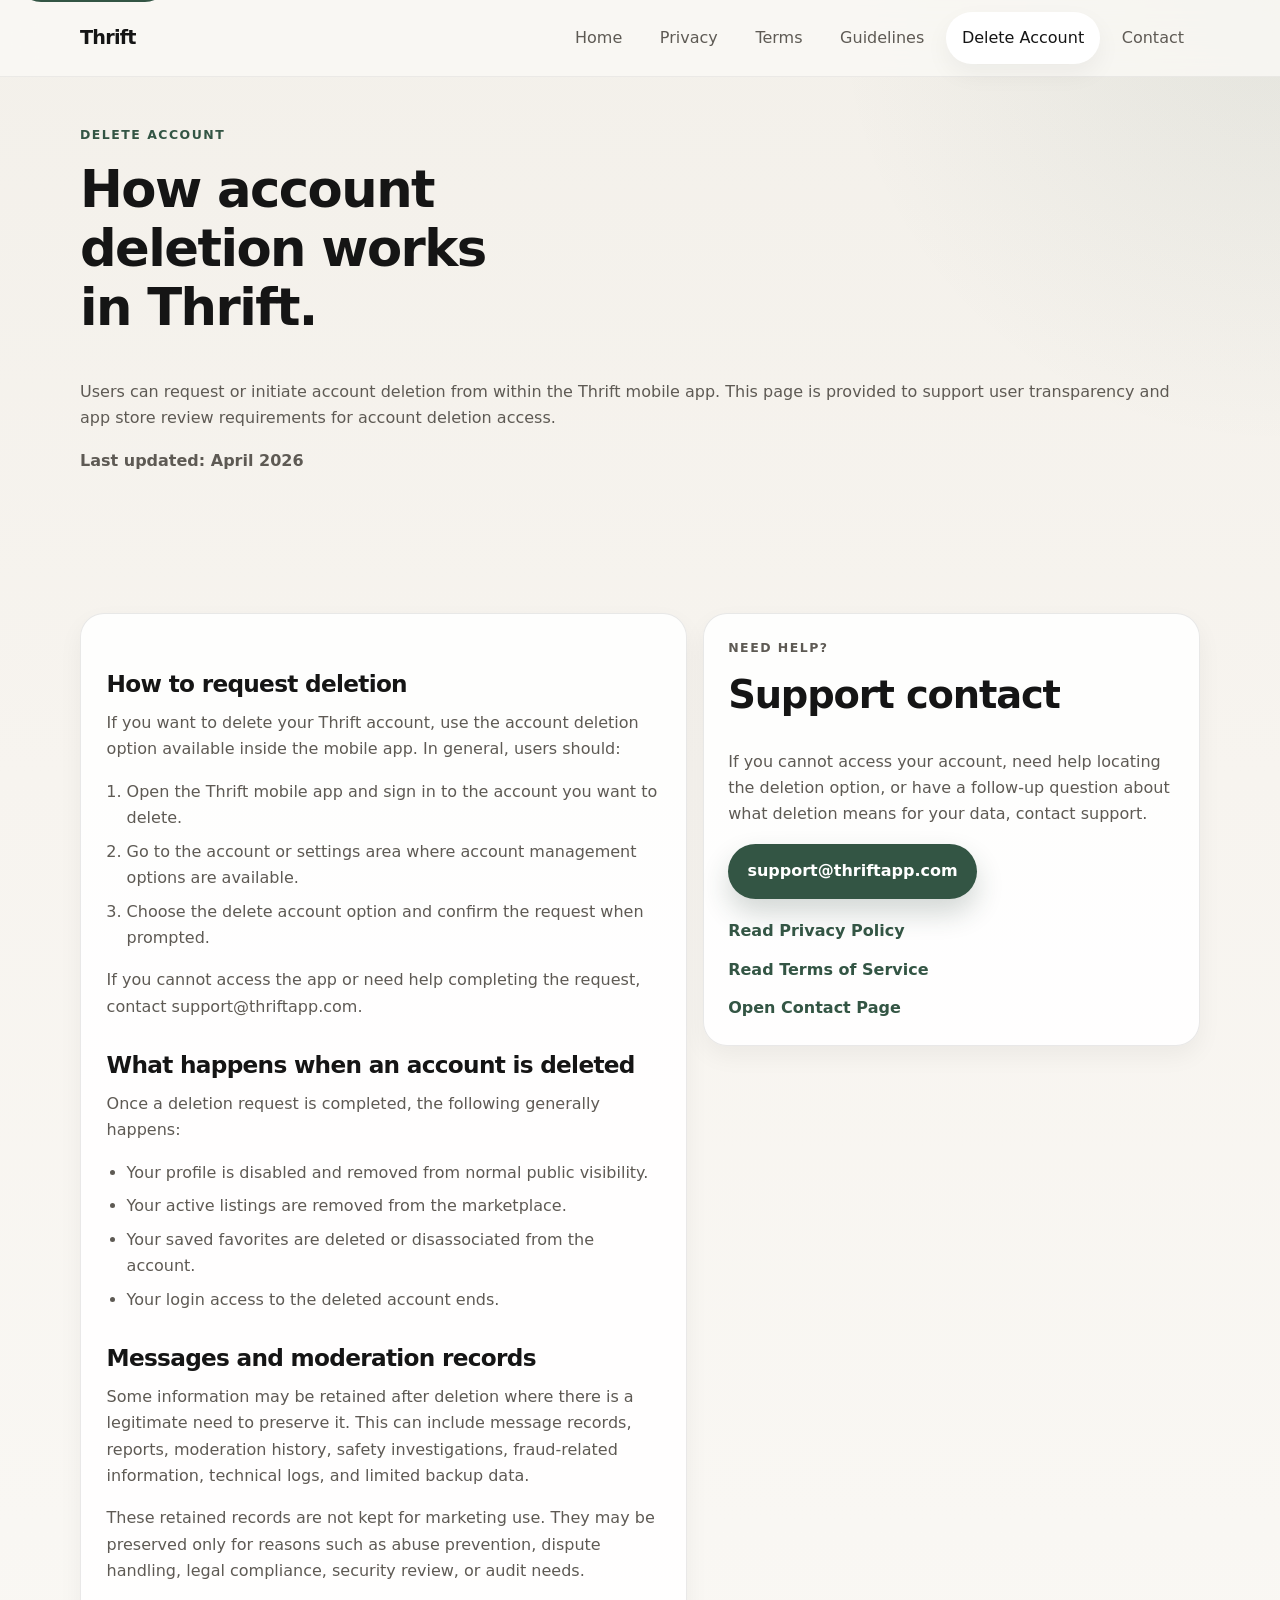
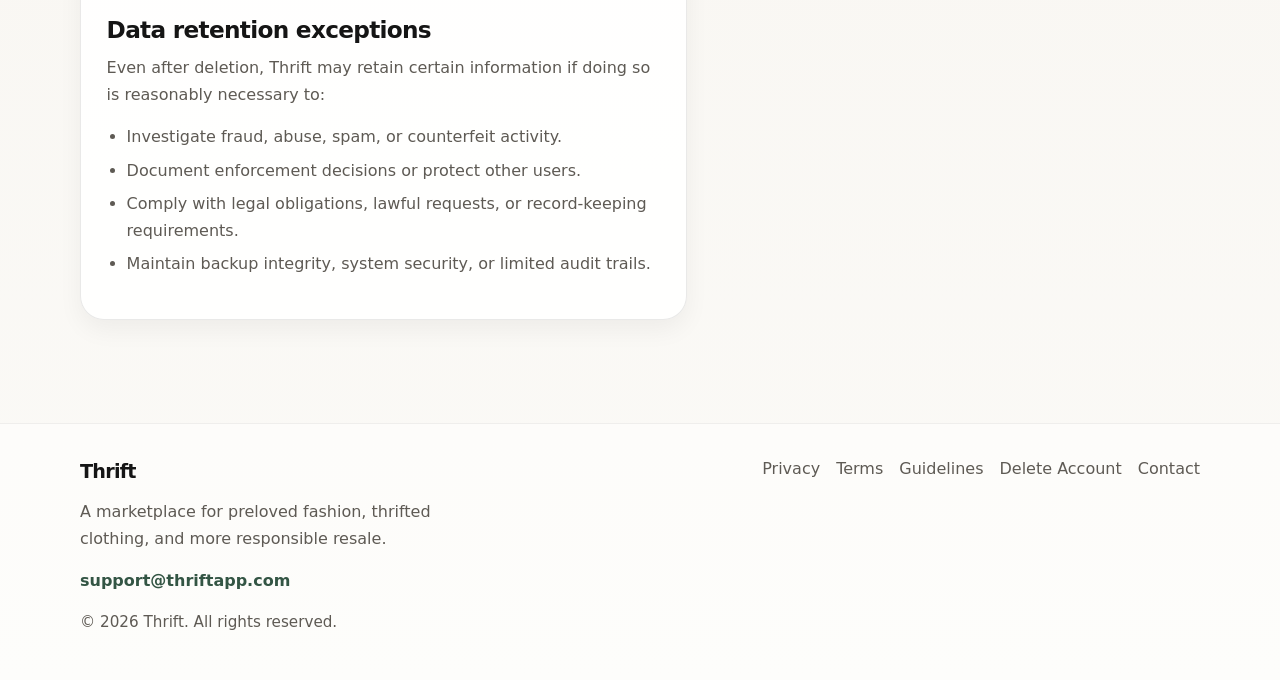
<file: delete-account.html>
<!doctype html>
<html lang="en">
<head>
  <meta charset="utf-8">
  <meta name="viewport" content="width=device-width, initial-scale=1">
  <title>Delete Your Account | Thrift</title>
  <meta name="description" content="Learn how to request or initiate account deletion in the Thrift mobile app and what happens to your profile, listings, favorites, and records.">
  <meta name="theme-color" content="#335544">
  <link rel="icon" href="data:image/svg+xml,%3Csvg xmlns='http://www.w3.org/2000/svg' viewBox='0 0 64 64'%3E%3Crect width='64' height='64' rx='16' fill='%23335544'/%3E%3Ctext x='50%25' y='53%25' text-anchor='middle' dominant-baseline='middle' font-family='Arial, sans-serif' font-size='30' fill='white'%3ET%3C/text%3E%3C/svg%3E">
  <link rel="stylesheet" href="style.css">
  <script defer src="script.js"></script>
</head>
<body data-page="delete-account">
  <a class="skip-link" href="#main-content">Skip to content</a>

  <header class="site-header">
    <div class="container nav-shell">
      <a class="brand" href="index.html" aria-label="Thrift home">Thrift</a>
      <button class="menu-toggle" type="button" aria-expanded="false" aria-controls="site-menu" data-menu-toggle>
        <span class="menu-toggle-bar"></span>
        <span class="menu-toggle-bar"></span>
        <span class="menu-toggle-bar"></span>
        <span class="sr-only">Toggle navigation</span>
      </button>
      <nav class="site-nav" id="site-menu" data-site-menu aria-label="Primary">
        <a href="index.html" data-nav-link="home">Home</a>
        <a href="privacy.html" data-nav-link="privacy">Privacy</a>
        <a href="terms.html" data-nav-link="terms">Terms</a>
        <a href="community-guidelines.html" data-nav-link="guidelines">Guidelines</a>
        <a href="delete-account.html" data-nav-link="delete-account">Delete Account</a>
        <a href="contact.html" data-nav-link="contact">Contact</a>
      </nav>
    </div>
  </header>

  <main id="main-content">
    <section class="page-hero section-sm">
      <div class="container">
        <p class="eyebrow">Delete Account</p>
        <h1>How account deletion works in Thrift.</h1>
        <p class="page-summary">
          Users can request or initiate account deletion from within the Thrift mobile app. This page is provided to support user transparency and app store review requirements for account deletion access.
        </p>
        <p class="updated-note">Last updated: April 2026</p>
      </div>
    </section>

    <section class="section">
      <div class="container contact-grid">
        <article class="legal-card prose">
          <h2>How to request deletion</h2>
          <p>
            If you want to delete your Thrift account, use the account deletion option available inside the mobile app. In general, users should:
          </p>
          <ol>
            <li>Open the Thrift mobile app and sign in to the account you want to delete.</li>
            <li>Go to the account or settings area where account management options are available.</li>
            <li>Choose the delete account option and confirm the request when prompted.</li>
          </ol>
          <p>
            If you cannot access the app or need help completing the request, contact <a href="mailto:support@thriftapp.com">support@thriftapp.com</a>.
          </p>

          <h2>What happens when an account is deleted</h2>
          <p>Once a deletion request is completed, the following generally happens:</p>
          <ul>
            <li>Your profile is disabled and removed from normal public visibility.</li>
            <li>Your active listings are removed from the marketplace.</li>
            <li>Your saved favorites are deleted or disassociated from the account.</li>
            <li>Your login access to the deleted account ends.</li>
          </ul>

          <h2>Messages and moderation records</h2>
          <p>
            Some information may be retained after deletion where there is a legitimate need to preserve it. This can include message records, reports, moderation history, safety investigations, fraud-related information, technical logs, and limited backup data.
          </p>
          <p>
            These retained records are not kept for marketing use. They may be preserved only for reasons such as abuse prevention, dispute handling, legal compliance, security review, or audit needs.
          </p>

          <h2>Data retention exceptions</h2>
          <p>
            Even after deletion, Thrift may retain certain information if doing so is reasonably necessary to:
          </p>
          <ul>
            <li>Investigate fraud, abuse, spam, or counterfeit activity.</li>
            <li>Document enforcement decisions or protect other users.</li>
            <li>Comply with legal obligations, lawful requests, or record-keeping requirements.</li>
            <li>Maintain backup integrity, system security, or limited audit trails.</li>
          </ul>
        </article>

        <aside class="card support-card">
          <p class="eyebrow">Need help?</p>
          <h2>Support contact</h2>
          <p>
            If you cannot access your account, need help locating the deletion option, or have a follow-up question about what deletion means for your data, contact support.
          </p>
          <a class="button button-primary" href="mailto:support@thriftapp.com">support@thriftapp.com</a>
          <div class="support-links">
            <a href="privacy.html">Read Privacy Policy</a>
            <a href="terms.html">Read Terms of Service</a>
            <a href="contact.html">Open Contact Page</a>
          </div>
        </aside>
      </div>
    </section>
  </main>

  <footer class="site-footer">
    <div class="container footer-inner">
      <div class="footer-copy">
        <a class="brand footer-brand" href="index.html">Thrift</a>
        <p>A marketplace for preloved fashion, thrifted clothing, and more responsible resale.</p>
        <a class="footer-email" href="mailto:support@thriftapp.com">support@thriftapp.com</a>
      </div>
      <div class="footer-links" aria-label="Footer">
        <a href="privacy.html">Privacy</a>
        <a href="terms.html">Terms</a>
        <a href="community-guidelines.html">Guidelines</a>
        <a href="delete-account.html">Delete Account</a>
        <a href="contact.html">Contact</a>
      </div>
      <p class="footer-meta">&copy; <span data-current-year></span> Thrift. All rights reserved.</p>
    </div>
  </footer>
</body>
</html>
</file>
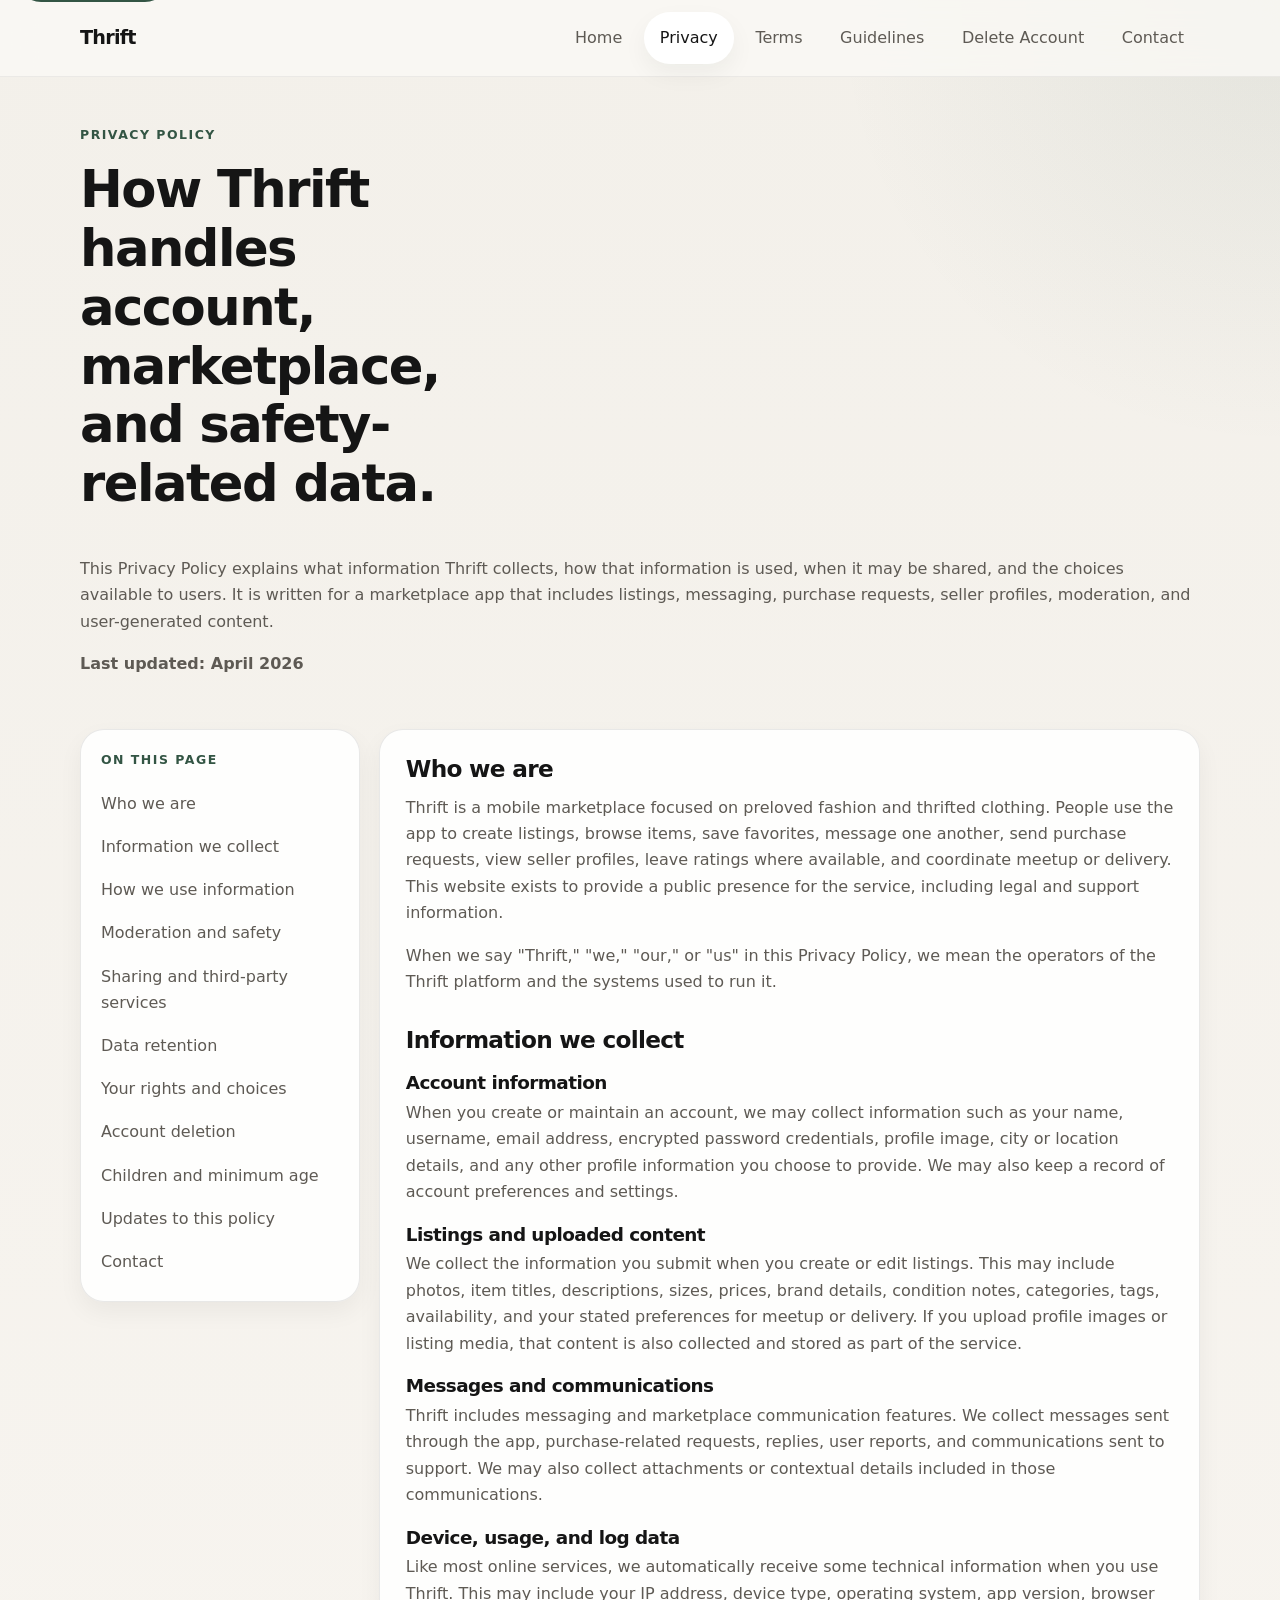
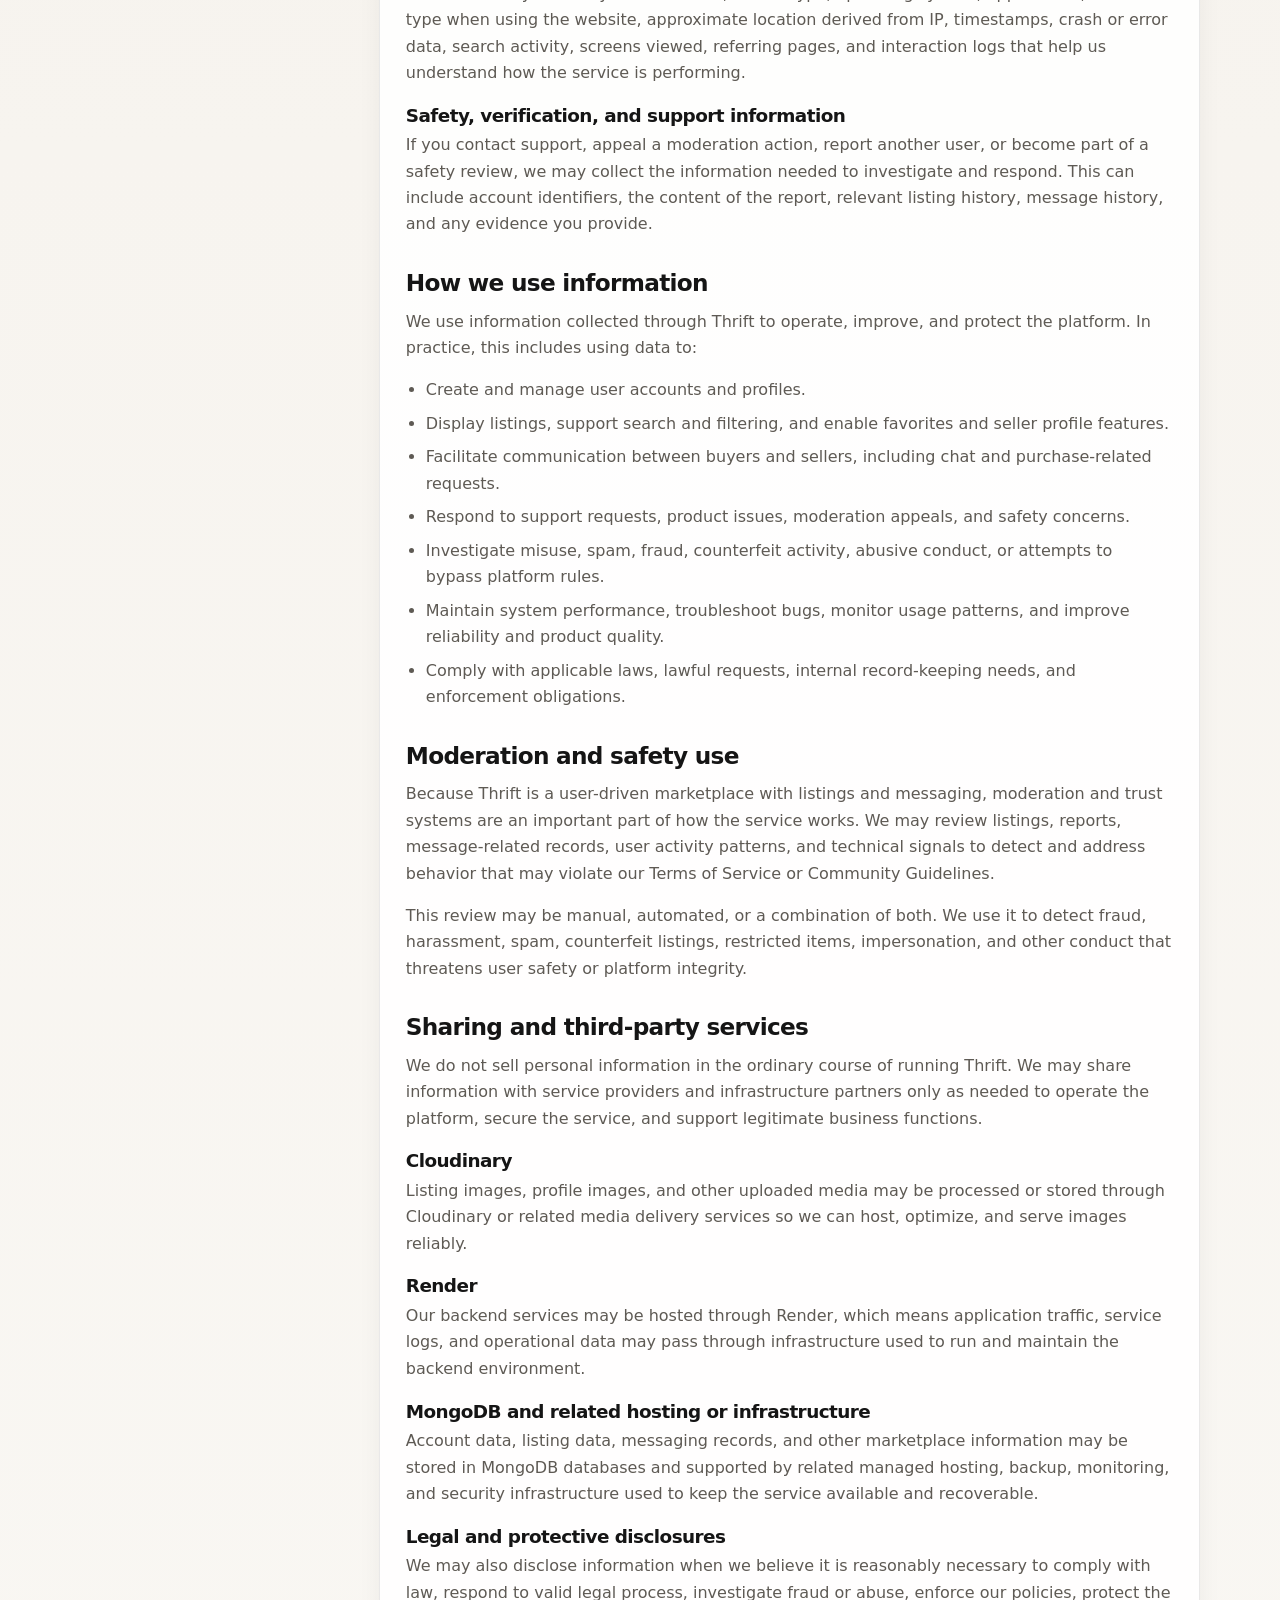
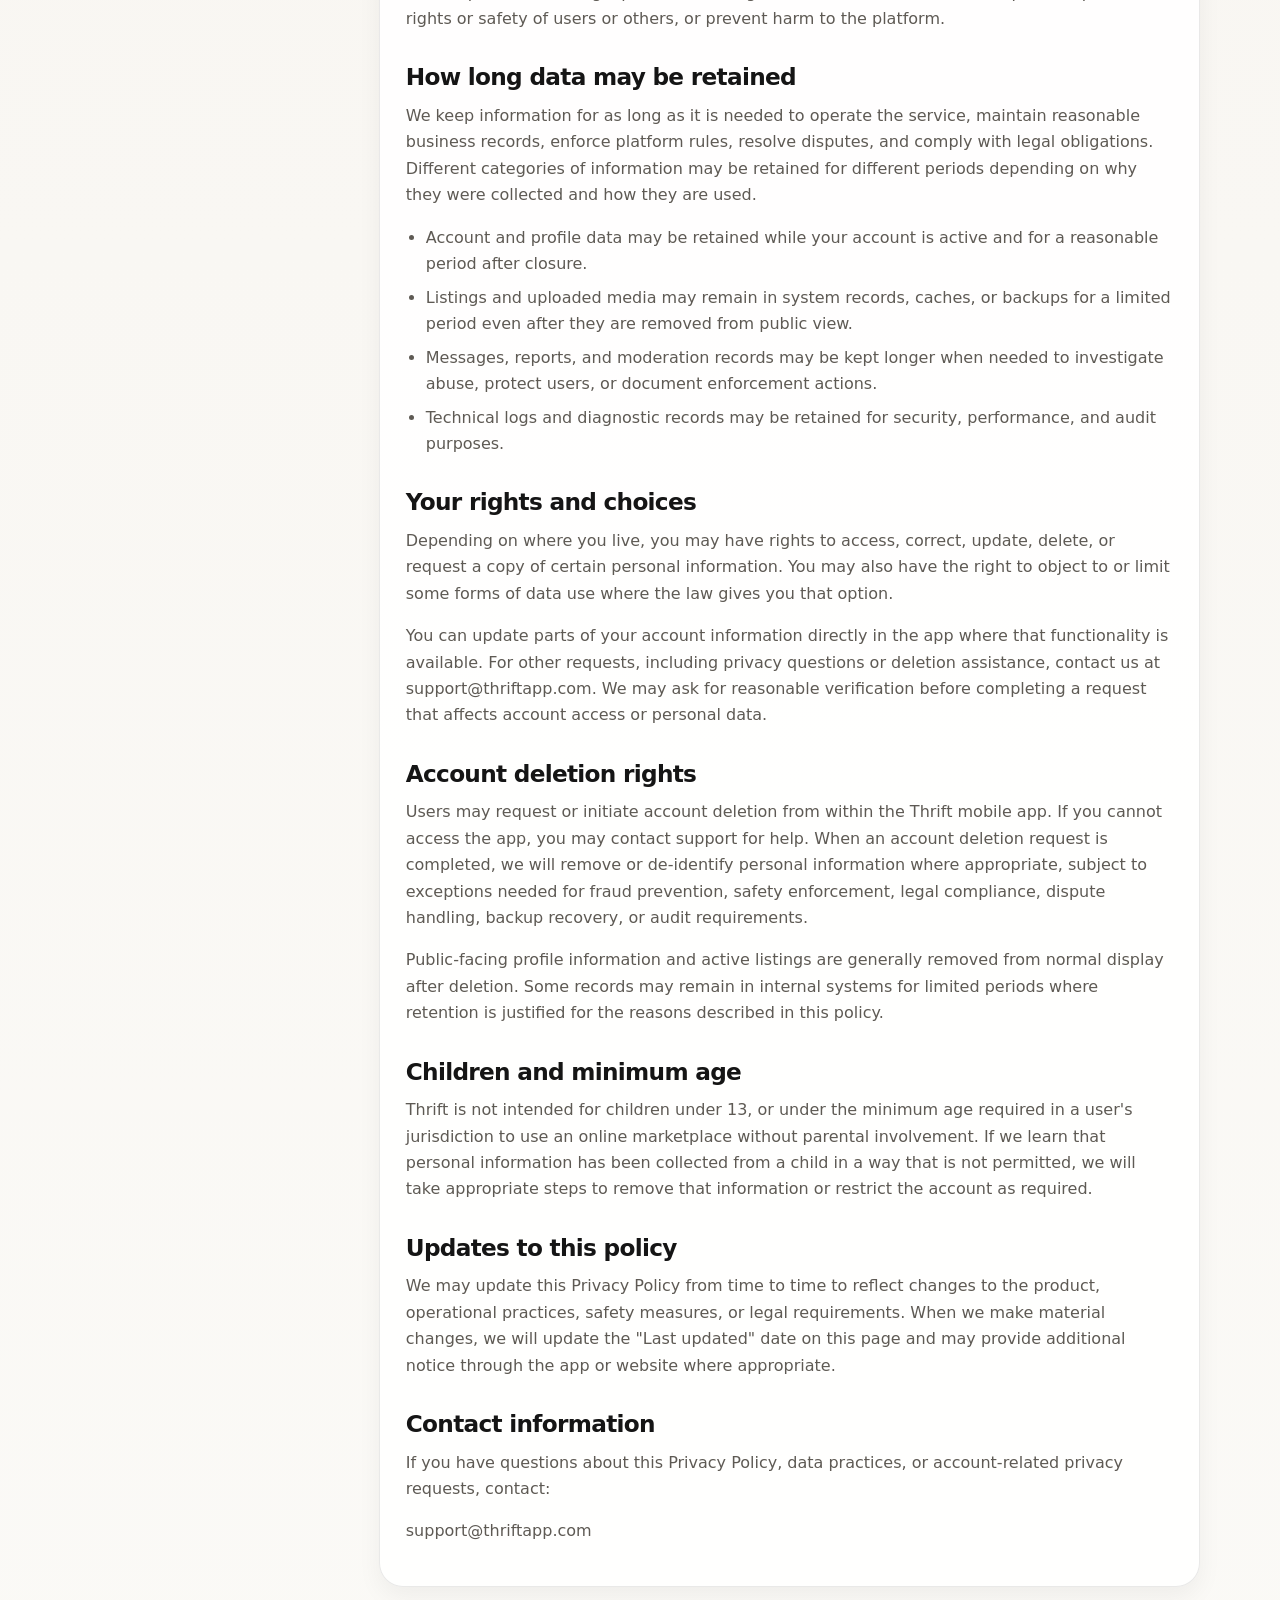
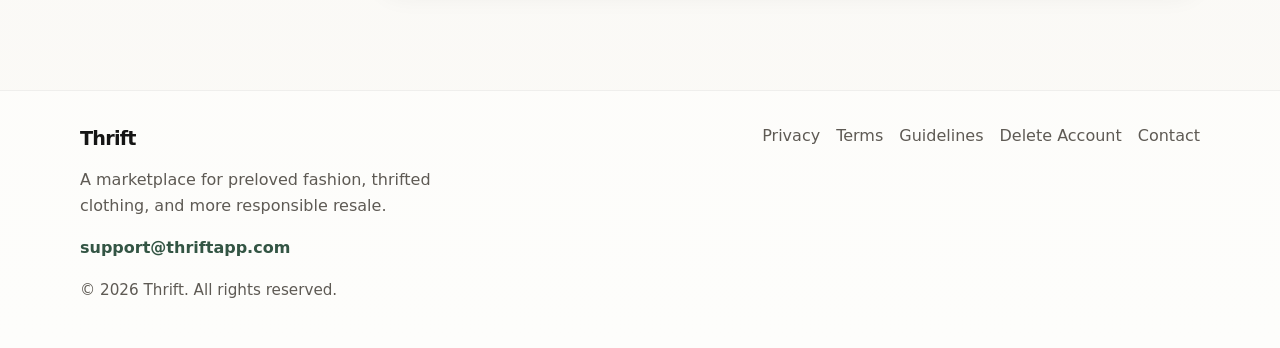
<file: privacy.html>
<!doctype html>
<html lang="en">
<head>
  <meta charset="utf-8">
  <meta name="viewport" content="width=device-width, initial-scale=1">
  <title>Privacy Policy | Thrift</title>
  <meta name="description" content="Read the Thrift Privacy Policy to understand how account data, listings, messages, and usage information are collected and used.">
  <meta name="theme-color" content="#335544">
  <link rel="icon" href="data:image/svg+xml,%3Csvg xmlns='http://www.w3.org/2000/svg' viewBox='0 0 64 64'%3E%3Crect width='64' height='64' rx='16' fill='%23335544'/%3E%3Ctext x='50%25' y='53%25' text-anchor='middle' dominant-baseline='middle' font-family='Arial, sans-serif' font-size='30' fill='white'%3ET%3C/text%3E%3C/svg%3E">
  <link rel="stylesheet" href="style.css">
  <script defer src="script.js"></script>
</head>
<body data-page="privacy">
  <a class="skip-link" href="#main-content">Skip to content</a>

  <header class="site-header">
    <div class="container nav-shell">
      <a class="brand" href="index.html" aria-label="Thrift home">Thrift</a>
      <button class="menu-toggle" type="button" aria-expanded="false" aria-controls="site-menu" data-menu-toggle>
        <span class="menu-toggle-bar"></span>
        <span class="menu-toggle-bar"></span>
        <span class="menu-toggle-bar"></span>
        <span class="sr-only">Toggle navigation</span>
      </button>
      <nav class="site-nav" id="site-menu" data-site-menu aria-label="Primary">
        <a href="index.html" data-nav-link="home">Home</a>
        <a href="privacy.html" data-nav-link="privacy">Privacy</a>
        <a href="terms.html" data-nav-link="terms">Terms</a>
        <a href="community-guidelines.html" data-nav-link="guidelines">Guidelines</a>
        <a href="delete-account.html" data-nav-link="delete-account">Delete Account</a>
        <a href="contact.html" data-nav-link="contact">Contact</a>
      </nav>
    </div>
  </header>

  <main id="main-content">
    <section class="page-hero section-sm">
      <div class="container">
        <p class="eyebrow">Privacy Policy</p>
        <h1>How Thrift handles account, marketplace, and safety-related data.</h1>
        <p class="page-summary">
          This Privacy Policy explains what information Thrift collects, how that information is used, when it may be shared, and the choices available to users. It is written for a marketplace app that includes listings, messaging, purchase requests, seller profiles, moderation, and user-generated content.
        </p>
        <p class="updated-note">Last updated: April 2026</p>
      </div>
    </section>

    <section class="section policy-section">
      <div class="container legal-grid">
        <aside class="toc-card">
          <p class="toc-title">On this page</p>
          <nav aria-label="Privacy policy sections">
            <a href="#who-we-are">Who we are</a>
            <a href="#information-we-collect">Information we collect</a>
            <a href="#how-we-use-information">How we use information</a>
            <a href="#moderation-and-safety">Moderation and safety</a>
            <a href="#sharing-and-services">Sharing and third-party services</a>
            <a href="#retention">Data retention</a>
            <a href="#your-rights">Your rights and choices</a>
            <a href="#account-deletion">Account deletion</a>
            <a href="#children">Children and minimum age</a>
            <a href="#policy-updates">Updates to this policy</a>
            <a href="#contact-us">Contact</a>
          </nav>
        </aside>

        <article class="legal-card prose">
          <section id="who-we-are">
            <h2>Who we are</h2>
            <p>
              Thrift is a mobile marketplace focused on preloved fashion and thrifted clothing. People use the app to create listings, browse items, save favorites, message one another, send purchase requests, view seller profiles, leave ratings where available, and coordinate meetup or delivery. This website exists to provide a public presence for the service, including legal and support information.
            </p>
            <p>
              When we say "Thrift," "we," "our," or "us" in this Privacy Policy, we mean the operators of the Thrift platform and the systems used to run it.
            </p>
          </section>

          <section id="information-we-collect">
            <h2>Information we collect</h2>
            <h3>Account information</h3>
            <p>
              When you create or maintain an account, we may collect information such as your name, username, email address, encrypted password credentials, profile image, city or location details, and any other profile information you choose to provide. We may also keep a record of account preferences and settings.
            </p>

            <h3>Listings and uploaded content</h3>
            <p>
              We collect the information you submit when you create or edit listings. This may include photos, item titles, descriptions, sizes, prices, brand details, condition notes, categories, tags, availability, and your stated preferences for meetup or delivery. If you upload profile images or listing media, that content is also collected and stored as part of the service.
            </p>

            <h3>Messages and communications</h3>
            <p>
              Thrift includes messaging and marketplace communication features. We collect messages sent through the app, purchase-related requests, replies, user reports, and communications sent to support. We may also collect attachments or contextual details included in those communications.
            </p>

            <h3>Device, usage, and log data</h3>
            <p>
              Like most online services, we automatically receive some technical information when you use Thrift. This may include your IP address, device type, operating system, app version, browser type when using the website, approximate location derived from IP, timestamps, crash or error data, search activity, screens viewed, referring pages, and interaction logs that help us understand how the service is performing.
            </p>

            <h3>Safety, verification, and support information</h3>
            <p>
              If you contact support, appeal a moderation action, report another user, or become part of a safety review, we may collect the information needed to investigate and respond. This can include account identifiers, the content of the report, relevant listing history, message history, and any evidence you provide.
            </p>
          </section>

          <section id="how-we-use-information">
            <h2>How we use information</h2>
            <p>We use information collected through Thrift to operate, improve, and protect the platform. In practice, this includes using data to:</p>
            <ul>
              <li>Create and manage user accounts and profiles.</li>
              <li>Display listings, support search and filtering, and enable favorites and seller profile features.</li>
              <li>Facilitate communication between buyers and sellers, including chat and purchase-related requests.</li>
              <li>Respond to support requests, product issues, moderation appeals, and safety concerns.</li>
              <li>Investigate misuse, spam, fraud, counterfeit activity, abusive conduct, or attempts to bypass platform rules.</li>
              <li>Maintain system performance, troubleshoot bugs, monitor usage patterns, and improve reliability and product quality.</li>
              <li>Comply with applicable laws, lawful requests, internal record-keeping needs, and enforcement obligations.</li>
            </ul>
          </section>

          <section id="moderation-and-safety">
            <h2>Moderation and safety use</h2>
            <p>
              Because Thrift is a user-driven marketplace with listings and messaging, moderation and trust systems are an important part of how the service works. We may review listings, reports, message-related records, user activity patterns, and technical signals to detect and address behavior that may violate our Terms of Service or Community Guidelines.
            </p>
            <p>
              This review may be manual, automated, or a combination of both. We use it to detect fraud, harassment, spam, counterfeit listings, restricted items, impersonation, and other conduct that threatens user safety or platform integrity.
            </p>
          </section>

          <section id="sharing-and-services">
            <h2>Sharing and third-party services</h2>
            <p>
              We do not sell personal information in the ordinary course of running Thrift. We may share information with service providers and infrastructure partners only as needed to operate the platform, secure the service, and support legitimate business functions.
            </p>

            <h3>Cloudinary</h3>
            <p>
              Listing images, profile images, and other uploaded media may be processed or stored through Cloudinary or related media delivery services so we can host, optimize, and serve images reliably.
            </p>

            <h3>Render</h3>
            <p>
              Our backend services may be hosted through Render, which means application traffic, service logs, and operational data may pass through infrastructure used to run and maintain the backend environment.
            </p>

            <h3>MongoDB and related hosting or infrastructure</h3>
            <p>
              Account data, listing data, messaging records, and other marketplace information may be stored in MongoDB databases and supported by related managed hosting, backup, monitoring, and security infrastructure used to keep the service available and recoverable.
            </p>

            <h3>Legal and protective disclosures</h3>
            <p>
              We may also disclose information when we believe it is reasonably necessary to comply with law, respond to valid legal process, investigate fraud or abuse, enforce our policies, protect the rights or safety of users or others, or prevent harm to the platform.
            </p>
          </section>

          <section id="retention">
            <h2>How long data may be retained</h2>
            <p>
              We keep information for as long as it is needed to operate the service, maintain reasonable business records, enforce platform rules, resolve disputes, and comply with legal obligations. Different categories of information may be retained for different periods depending on why they were collected and how they are used.
            </p>
            <ul>
              <li>Account and profile data may be retained while your account is active and for a reasonable period after closure.</li>
              <li>Listings and uploaded media may remain in system records, caches, or backups for a limited period even after they are removed from public view.</li>
              <li>Messages, reports, and moderation records may be kept longer when needed to investigate abuse, protect users, or document enforcement actions.</li>
              <li>Technical logs and diagnostic records may be retained for security, performance, and audit purposes.</li>
            </ul>
          </section>

          <section id="your-rights">
            <h2>Your rights and choices</h2>
            <p>
              Depending on where you live, you may have rights to access, correct, update, delete, or request a copy of certain personal information. You may also have the right to object to or limit some forms of data use where the law gives you that option.
            </p>
            <p>
              You can update parts of your account information directly in the app where that functionality is available. For other requests, including privacy questions or deletion assistance, contact us at <a href="mailto:support@thriftapp.com">support@thriftapp.com</a>. We may ask for reasonable verification before completing a request that affects account access or personal data.
            </p>
          </section>

          <section id="account-deletion">
            <h2>Account deletion rights</h2>
            <p>
              Users may request or initiate account deletion from within the Thrift mobile app. If you cannot access the app, you may contact support for help. When an account deletion request is completed, we will remove or de-identify personal information where appropriate, subject to exceptions needed for fraud prevention, safety enforcement, legal compliance, dispute handling, backup recovery, or audit requirements.
            </p>
            <p>
              Public-facing profile information and active listings are generally removed from normal display after deletion. Some records may remain in internal systems for limited periods where retention is justified for the reasons described in this policy.
            </p>
          </section>

          <section id="children">
            <h2>Children and minimum age</h2>
            <p>
              Thrift is not intended for children under 13, or under the minimum age required in a user's jurisdiction to use an online marketplace without parental involvement. If we learn that personal information has been collected from a child in a way that is not permitted, we will take appropriate steps to remove that information or restrict the account as required.
            </p>
          </section>

          <section id="policy-updates">
            <h2>Updates to this policy</h2>
            <p>
              We may update this Privacy Policy from time to time to reflect changes to the product, operational practices, safety measures, or legal requirements. When we make material changes, we will update the "Last updated" date on this page and may provide additional notice through the app or website where appropriate.
            </p>
          </section>

          <section id="contact-us">
            <h2>Contact information</h2>
            <p>
              If you have questions about this Privacy Policy, data practices, or account-related privacy requests, contact:
            </p>
            <p>
              <a href="mailto:support@thriftapp.com">support@thriftapp.com</a>
            </p>
          </section>
        </article>
      </div>
    </section>
  </main>

  <footer class="site-footer">
    <div class="container footer-inner">
      <div class="footer-copy">
        <a class="brand footer-brand" href="index.html">Thrift</a>
        <p>A marketplace for preloved fashion, thrifted clothing, and more responsible resale.</p>
        <a class="footer-email" href="mailto:support@thriftapp.com">support@thriftapp.com</a>
      </div>
      <div class="footer-links" aria-label="Footer">
        <a href="privacy.html">Privacy</a>
        <a href="terms.html">Terms</a>
        <a href="community-guidelines.html">Guidelines</a>
        <a href="delete-account.html">Delete Account</a>
        <a href="contact.html">Contact</a>
      </div>
      <p class="footer-meta">&copy; <span data-current-year></span> Thrift. All rights reserved.</p>
    </div>
  </footer>
</body>
</html>
</file>
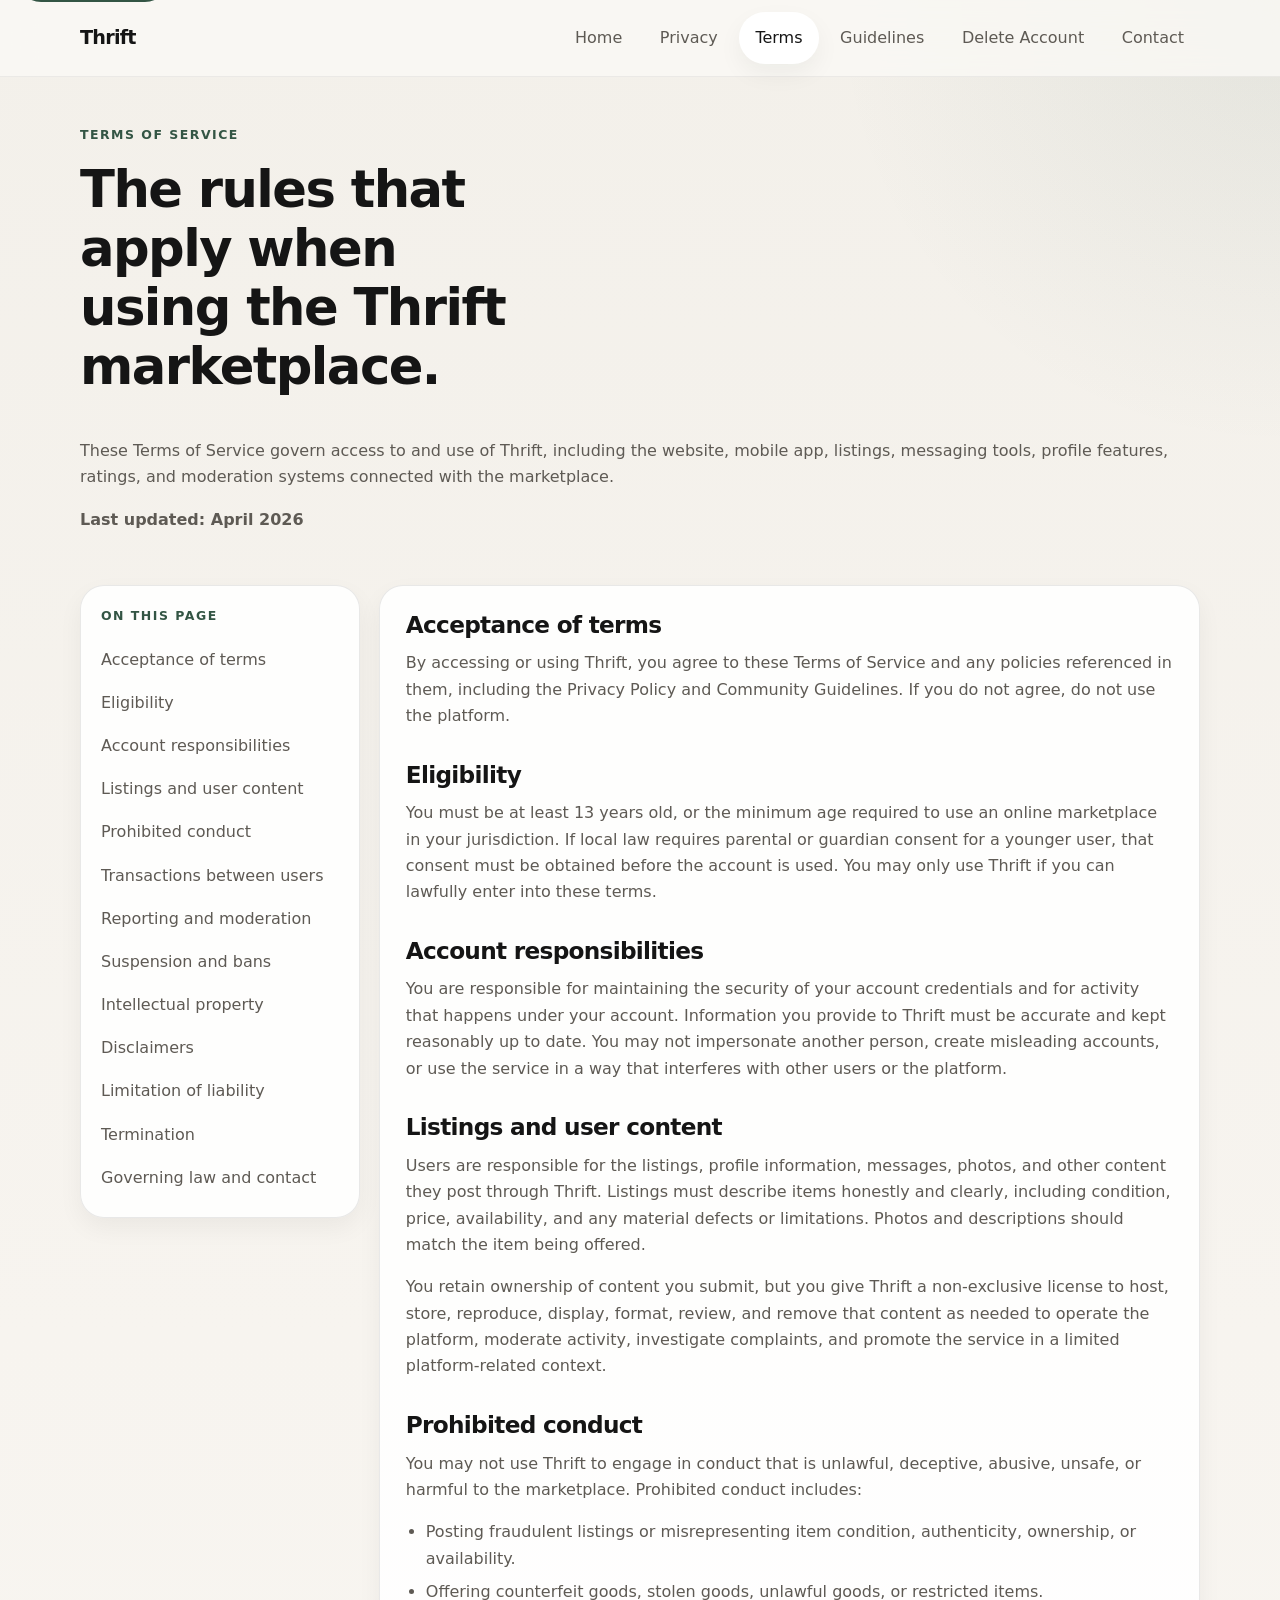
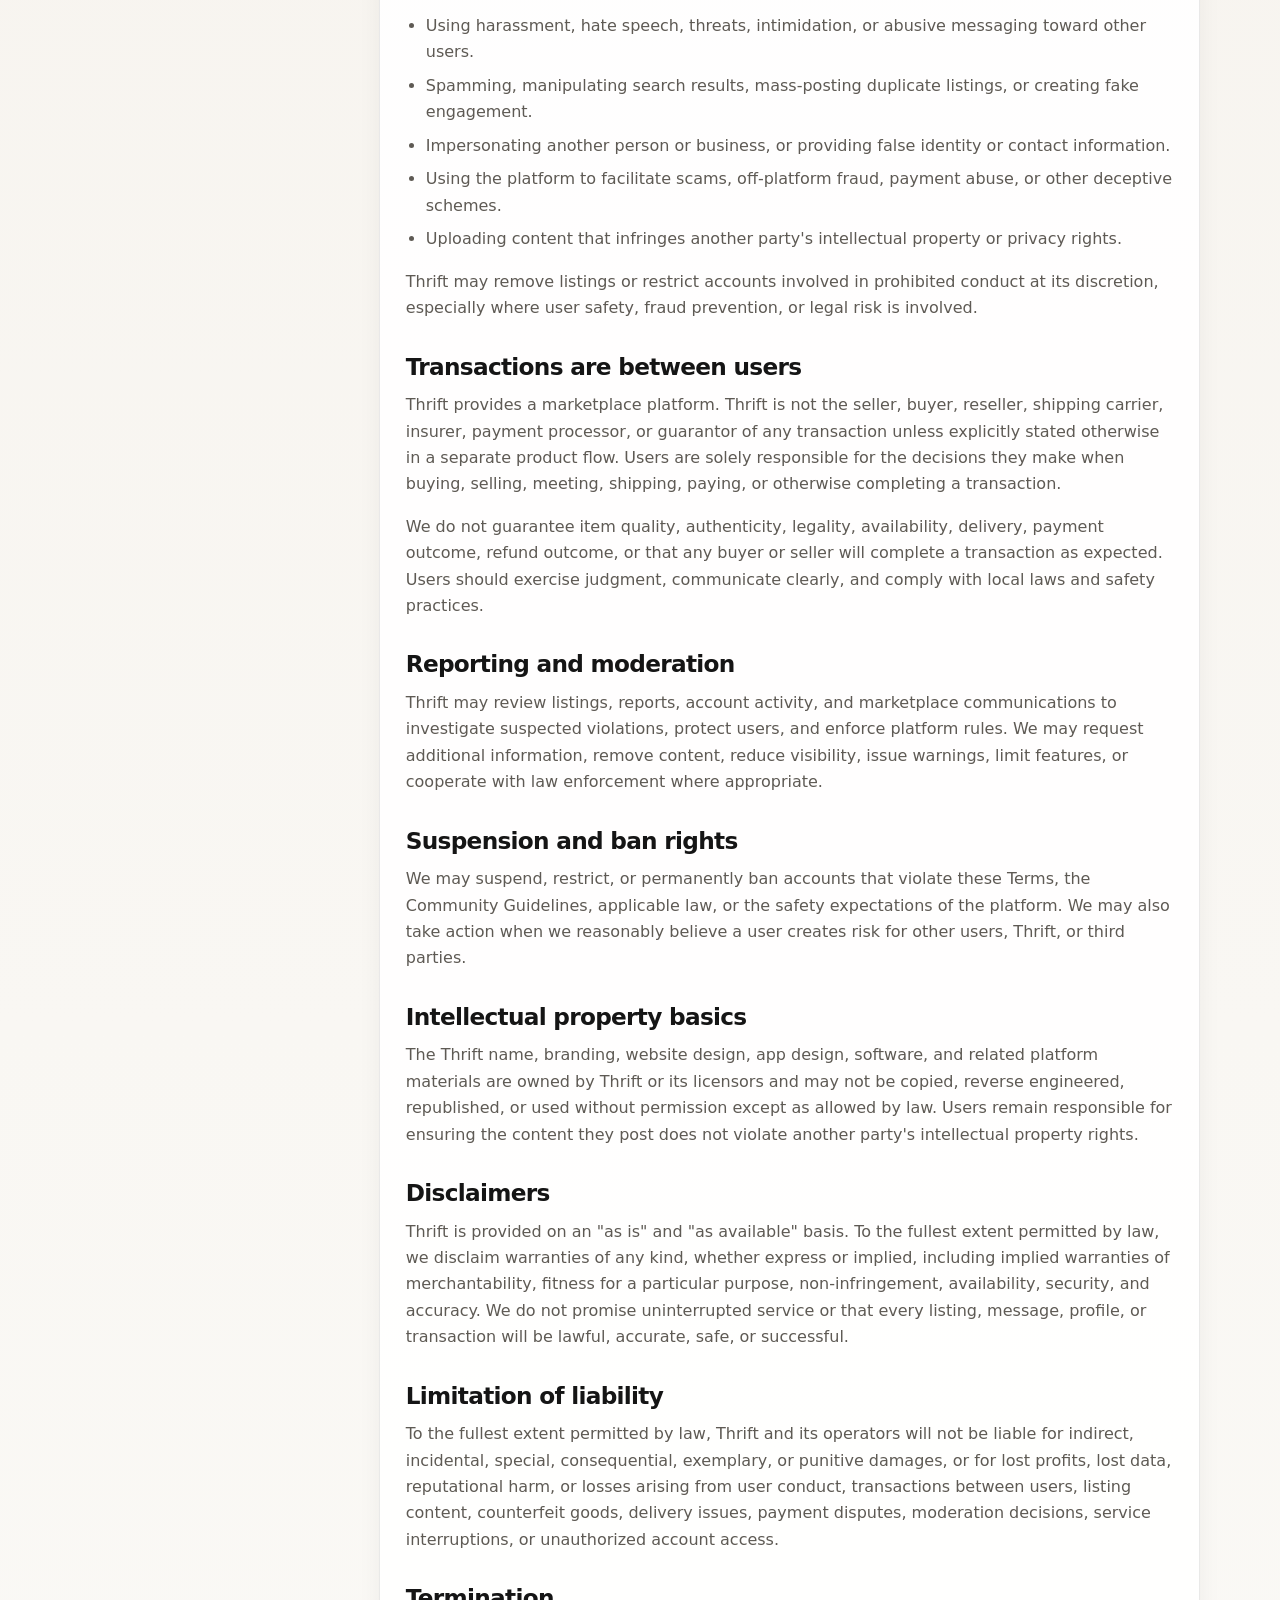
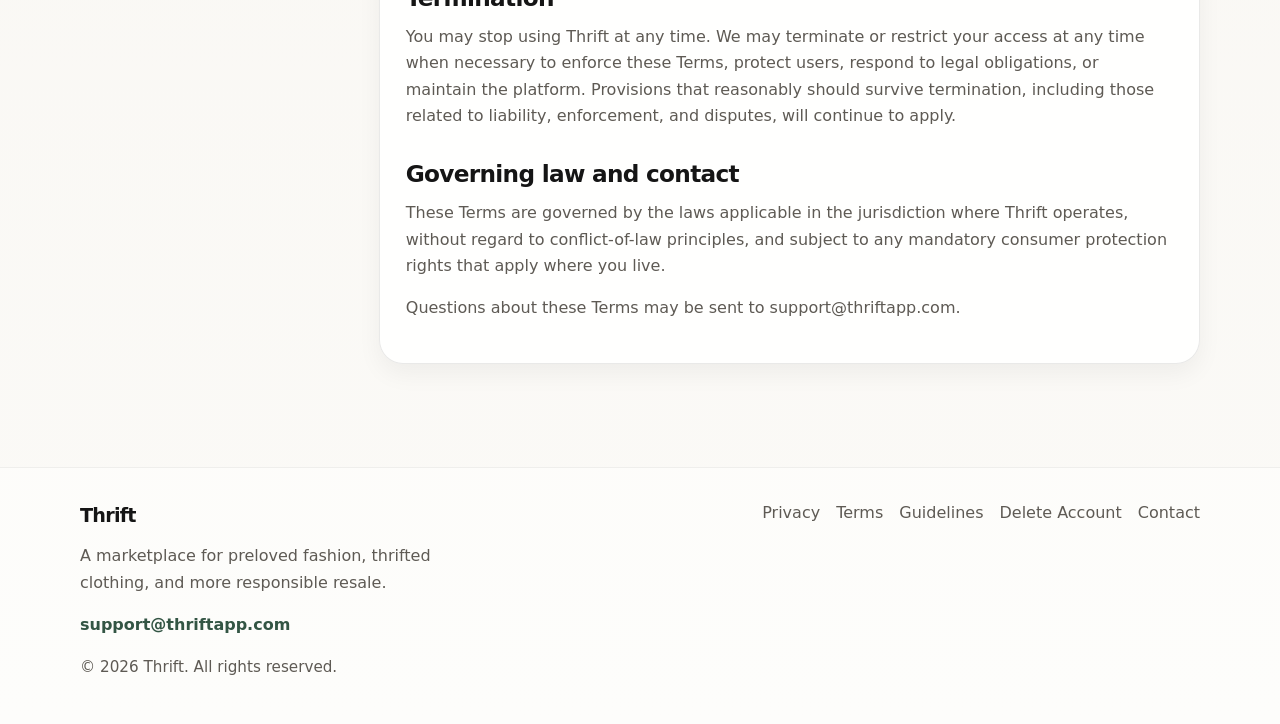
<file: terms.html>
<!doctype html>
<html lang="en">
<head>
  <meta charset="utf-8">
  <meta name="viewport" content="width=device-width, initial-scale=1">
  <title>Terms of Service | Thrift</title>
  <meta name="description" content="Read the Thrift Terms of Service for marketplace rules, account responsibilities, prohibited conduct, and platform limitations.">
  <meta name="theme-color" content="#335544">
  <link rel="icon" href="data:image/svg+xml,%3Csvg xmlns='http://www.w3.org/2000/svg' viewBox='0 0 64 64'%3E%3Crect width='64' height='64' rx='16' fill='%23335544'/%3E%3Ctext x='50%25' y='53%25' text-anchor='middle' dominant-baseline='middle' font-family='Arial, sans-serif' font-size='30' fill='white'%3ET%3C/text%3E%3C/svg%3E">
  <link rel="stylesheet" href="style.css">
  <script defer src="script.js"></script>
</head>
<body data-page="terms">
  <a class="skip-link" href="#main-content">Skip to content</a>

  <header class="site-header">
    <div class="container nav-shell">
      <a class="brand" href="index.html" aria-label="Thrift home">Thrift</a>
      <button class="menu-toggle" type="button" aria-expanded="false" aria-controls="site-menu" data-menu-toggle>
        <span class="menu-toggle-bar"></span>
        <span class="menu-toggle-bar"></span>
        <span class="menu-toggle-bar"></span>
        <span class="sr-only">Toggle navigation</span>
      </button>
      <nav class="site-nav" id="site-menu" data-site-menu aria-label="Primary">
        <a href="index.html" data-nav-link="home">Home</a>
        <a href="privacy.html" data-nav-link="privacy">Privacy</a>
        <a href="terms.html" data-nav-link="terms">Terms</a>
        <a href="community-guidelines.html" data-nav-link="guidelines">Guidelines</a>
        <a href="delete-account.html" data-nav-link="delete-account">Delete Account</a>
        <a href="contact.html" data-nav-link="contact">Contact</a>
      </nav>
    </div>
  </header>

  <main id="main-content">
    <section class="page-hero section-sm">
      <div class="container">
        <p class="eyebrow">Terms of Service</p>
        <h1>The rules that apply when using the Thrift marketplace.</h1>
        <p class="page-summary">
          These Terms of Service govern access to and use of Thrift, including the website, mobile app, listings, messaging tools, profile features, ratings, and moderation systems connected with the marketplace.
        </p>
        <p class="updated-note">Last updated: April 2026</p>
      </div>
    </section>

    <section class="section policy-section">
      <div class="container legal-grid">
        <aside class="toc-card">
          <p class="toc-title">On this page</p>
          <nav aria-label="Terms sections">
            <a href="#acceptance">Acceptance of terms</a>
            <a href="#eligibility">Eligibility</a>
            <a href="#accounts">Account responsibilities</a>
            <a href="#listings-content">Listings and user content</a>
            <a href="#prohibited-conduct">Prohibited conduct</a>
            <a href="#transactions">Transactions between users</a>
            <a href="#moderation">Reporting and moderation</a>
            <a href="#suspension">Suspension and bans</a>
            <a href="#intellectual-property">Intellectual property</a>
            <a href="#disclaimers">Disclaimers</a>
            <a href="#liability">Limitation of liability</a>
            <a href="#termination">Termination</a>
            <a href="#governing-law">Governing law and contact</a>
          </nav>
        </aside>

        <article class="legal-card prose">
          <section id="acceptance">
            <h2>Acceptance of terms</h2>
            <p>
              By accessing or using Thrift, you agree to these Terms of Service and any policies referenced in them, including the Privacy Policy and Community Guidelines. If you do not agree, do not use the platform.
            </p>
          </section>

          <section id="eligibility">
            <h2>Eligibility</h2>
            <p>
              You must be at least 13 years old, or the minimum age required to use an online marketplace in your jurisdiction. If local law requires parental or guardian consent for a younger user, that consent must be obtained before the account is used. You may only use Thrift if you can lawfully enter into these terms.
            </p>
          </section>

          <section id="accounts">
            <h2>Account responsibilities</h2>
            <p>
              You are responsible for maintaining the security of your account credentials and for activity that happens under your account. Information you provide to Thrift must be accurate and kept reasonably up to date. You may not impersonate another person, create misleading accounts, or use the service in a way that interferes with other users or the platform.
            </p>
          </section>

          <section id="listings-content">
            <h2>Listings and user content</h2>
            <p>
              Users are responsible for the listings, profile information, messages, photos, and other content they post through Thrift. Listings must describe items honestly and clearly, including condition, price, availability, and any material defects or limitations. Photos and descriptions should match the item being offered.
            </p>
            <p>
              You retain ownership of content you submit, but you give Thrift a non-exclusive license to host, store, reproduce, display, format, review, and remove that content as needed to operate the platform, moderate activity, investigate complaints, and promote the service in a limited platform-related context.
            </p>
          </section>

          <section id="prohibited-conduct">
            <h2>Prohibited conduct</h2>
            <p>You may not use Thrift to engage in conduct that is unlawful, deceptive, abusive, unsafe, or harmful to the marketplace. Prohibited conduct includes:</p>
            <ul>
              <li>Posting fraudulent listings or misrepresenting item condition, authenticity, ownership, or availability.</li>
              <li>Offering counterfeit goods, stolen goods, unlawful goods, or restricted items.</li>
              <li>Using harassment, hate speech, threats, intimidation, or abusive messaging toward other users.</li>
              <li>Spamming, manipulating search results, mass-posting duplicate listings, or creating fake engagement.</li>
              <li>Impersonating another person or business, or providing false identity or contact information.</li>
              <li>Using the platform to facilitate scams, off-platform fraud, payment abuse, or other deceptive schemes.</li>
              <li>Uploading content that infringes another party's intellectual property or privacy rights.</li>
            </ul>
            <p>
              Thrift may remove listings or restrict accounts involved in prohibited conduct at its discretion, especially where user safety, fraud prevention, or legal risk is involved.
            </p>
          </section>

          <section id="transactions">
            <h2>Transactions are between users</h2>
            <p>
              Thrift provides a marketplace platform. Thrift is not the seller, buyer, reseller, shipping carrier, insurer, payment processor, or guarantor of any transaction unless explicitly stated otherwise in a separate product flow. Users are solely responsible for the decisions they make when buying, selling, meeting, shipping, paying, or otherwise completing a transaction.
            </p>
            <p>
              We do not guarantee item quality, authenticity, legality, availability, delivery, payment outcome, refund outcome, or that any buyer or seller will complete a transaction as expected. Users should exercise judgment, communicate clearly, and comply with local laws and safety practices.
            </p>
          </section>

          <section id="moderation">
            <h2>Reporting and moderation</h2>
            <p>
              Thrift may review listings, reports, account activity, and marketplace communications to investigate suspected violations, protect users, and enforce platform rules. We may request additional information, remove content, reduce visibility, issue warnings, limit features, or cooperate with law enforcement where appropriate.
            </p>
          </section>

          <section id="suspension">
            <h2>Suspension and ban rights</h2>
            <p>
              We may suspend, restrict, or permanently ban accounts that violate these Terms, the Community Guidelines, applicable law, or the safety expectations of the platform. We may also take action when we reasonably believe a user creates risk for other users, Thrift, or third parties.
            </p>
          </section>

          <section id="intellectual-property">
            <h2>Intellectual property basics</h2>
            <p>
              The Thrift name, branding, website design, app design, software, and related platform materials are owned by Thrift or its licensors and may not be copied, reverse engineered, republished, or used without permission except as allowed by law. Users remain responsible for ensuring the content they post does not violate another party's intellectual property rights.
            </p>
          </section>

          <section id="disclaimers">
            <h2>Disclaimers</h2>
            <p>
              Thrift is provided on an "as is" and "as available" basis. To the fullest extent permitted by law, we disclaim warranties of any kind, whether express or implied, including implied warranties of merchantability, fitness for a particular purpose, non-infringement, availability, security, and accuracy. We do not promise uninterrupted service or that every listing, message, profile, or transaction will be lawful, accurate, safe, or successful.
            </p>
          </section>

          <section id="liability">
            <h2>Limitation of liability</h2>
            <p>
              To the fullest extent permitted by law, Thrift and its operators will not be liable for indirect, incidental, special, consequential, exemplary, or punitive damages, or for lost profits, lost data, reputational harm, or losses arising from user conduct, transactions between users, listing content, counterfeit goods, delivery issues, payment disputes, moderation decisions, service interruptions, or unauthorized account access.
            </p>
          </section>

          <section id="termination">
            <h2>Termination</h2>
            <p>
              You may stop using Thrift at any time. We may terminate or restrict your access at any time when necessary to enforce these Terms, protect users, respond to legal obligations, or maintain the platform. Provisions that reasonably should survive termination, including those related to liability, enforcement, and disputes, will continue to apply.
            </p>
          </section>

          <section id="governing-law">
            <h2>Governing law and contact</h2>
            <p>
              These Terms are governed by the laws applicable in the jurisdiction where Thrift operates, without regard to conflict-of-law principles, and subject to any mandatory consumer protection rights that apply where you live.
            </p>
            <p>
              Questions about these Terms may be sent to <a href="mailto:support@thriftapp.com">support@thriftapp.com</a>.
            </p>
          </section>
        </article>
      </div>
    </section>
  </main>

  <footer class="site-footer">
    <div class="container footer-inner">
      <div class="footer-copy">
        <a class="brand footer-brand" href="index.html">Thrift</a>
        <p>A marketplace for preloved fashion, thrifted clothing, and more responsible resale.</p>
        <a class="footer-email" href="mailto:support@thriftapp.com">support@thriftapp.com</a>
      </div>
      <div class="footer-links" aria-label="Footer">
        <a href="privacy.html">Privacy</a>
        <a href="terms.html">Terms</a>
        <a href="community-guidelines.html">Guidelines</a>
        <a href="delete-account.html">Delete Account</a>
        <a href="contact.html">Contact</a>
      </div>
      <p class="footer-meta">&copy; <span data-current-year></span> Thrift. All rights reserved.</p>
    </div>
  </footer>
</body>
</html>
</file>
<file: style.css>
:root {
  --bg: #f7f4ef;
  --bg-elevated: #fcfbf9;
  --surface: rgba(255, 255, 255, 0.88);
  --surface-strong: #ffffff;
  --surface-soft: #efeae1;
  --text: #151515;
  --muted: #5e5a54;
  --accent: #335544;
  --accent-strong: #243b30;
  --accent-soft: rgba(51, 85, 68, 0.1);
  --border: rgba(21, 21, 21, 0.09);
  --shadow: 0 22px 50px rgba(20, 20, 20, 0.08);
  --shadow-soft: 0 10px 24px rgba(20, 20, 20, 0.05);
  --radius-xl: 32px;
  --radius-lg: 24px;
  --radius-md: 18px;
  --radius-sm: 12px;
  --max-width: 1120px;
}

*,
*::before,
*::after {
  box-sizing: border-box;
}

html {
  scroll-behavior: smooth;
}

body {
  margin: 0;
  color: var(--text);
  font-family: ui-sans-serif, system-ui, -apple-system, BlinkMacSystemFont, "Segoe UI", sans-serif;
  line-height: 1.65;
  background:
    radial-gradient(circle at top right, rgba(51, 85, 68, 0.08), transparent 28rem),
    linear-gradient(180deg, #f3f0ea 0%, var(--bg) 34%, #fbfaf7 100%);
}

img {
  display: block;
  max-width: 100%;
}

a {
  color: inherit;
  text-decoration: none;
}

p,
ul,
ol {
  margin-top: 0;
}

ul,
ol {
  padding-left: 1.25rem;
}

li + li {
  margin-top: 0.45rem;
}

h1,
h2,
h3 {
  margin-top: 0;
  line-height: 1.15;
  letter-spacing: -0.03em;
  text-wrap: balance;
}

h1 {
  font-size: clamp(2.6rem, 6vw, 4.85rem);
}

h2 {
  font-size: clamp(1.85rem, 3vw, 2.6rem);
}

h3 {
  font-size: 1.15rem;
}

main,
section,
[id] {
  scroll-margin-top: 96px;
}

.container {
  width: min(var(--max-width), calc(100% - 2rem));
  margin: 0 auto;
}

.skip-link {
  position: absolute;
  left: 1rem;
  top: -3rem;
  z-index: 50;
  padding: 0.75rem 1rem;
  border-radius: 999px;
  background: var(--accent);
  color: #fff;
  transition: top 0.2s ease;
}

.skip-link:focus {
  top: 1rem;
}

.sr-only {
  position: absolute;
  width: 1px;
  height: 1px;
  padding: 0;
  margin: -1px;
  overflow: hidden;
  clip: rect(0, 0, 0, 0);
  white-space: nowrap;
  border: 0;
}

.site-header {
  position: sticky;
  top: 0;
  z-index: 40;
  border-bottom: 1px solid rgba(21, 21, 21, 0.06);
  background: rgba(251, 249, 245, 0.8);
  backdrop-filter: blur(16px);
}

.nav-shell {
  position: relative;
  display: flex;
  align-items: center;
  justify-content: space-between;
  gap: 1rem;
  min-height: 76px;
}

.brand {
  font-size: 1.2rem;
  font-weight: 700;
  letter-spacing: -0.04em;
}

.site-nav {
  display: flex;
  align-items: center;
  gap: 0.35rem;
}

.site-nav a {
  padding: 0.8rem 1rem;
  border-radius: 999px;
  color: var(--muted);
  font-weight: 500;
  transition: background-color 0.2s ease, color 0.2s ease, box-shadow 0.2s ease;
}

.site-nav a:hover,
.site-nav a:focus-visible {
  color: var(--text);
  background: rgba(255, 255, 255, 0.8);
}

.site-nav a.is-active {
  color: var(--text);
  background: var(--surface-strong);
  box-shadow: var(--shadow-soft);
}

.menu-toggle {
  display: none;
  align-items: center;
  justify-content: center;
  flex-direction: column;
  gap: 4px;
  width: 46px;
  height: 46px;
  border: 1px solid var(--border);
  border-radius: 14px;
  background: rgba(255, 255, 255, 0.7);
  cursor: pointer;
}

.menu-toggle-bar {
  display: block;
  width: 18px;
  height: 2px;
  border-radius: 999px;
  background: var(--text);
}

.section {
  padding: clamp(4rem, 8vw, 7rem) 0;
}

.section-sm {
  padding: 3rem 0 1.25rem;
}

.eyebrow,
.panel-label,
.card-kicker,
.toc-title {
  margin-bottom: 0.9rem;
  color: var(--accent);
  font-size: 0.78rem;
  font-weight: 700;
  letter-spacing: 0.12em;
  text-transform: uppercase;
}

.display {
  max-width: 12ch;
}

.lead,
.page-summary,
.section-intro p,
.card p,
.legal-card p,
.legal-card li,
.footer-copy p {
  color: var(--muted);
}

.hero {
  position: relative;
  overflow: clip;
}

.hero-grid {
  display: grid;
  grid-template-columns: minmax(0, 1.1fr) minmax(320px, 0.9fr);
  align-items: center;
  gap: 2rem;
}

.hero-actions,
.inline-actions {
  display: flex;
  align-items: center;
  gap: 0.9rem;
  flex-wrap: wrap;
  margin-top: 1.8rem;
}

.button {
  display: inline-flex;
  align-items: center;
  justify-content: center;
  min-height: 48px;
  padding: 0.9rem 1.2rem;
  border-radius: 999px;
  font-weight: 600;
  transition: transform 0.2s ease, box-shadow 0.2s ease, background-color 0.2s ease;
}

.button:hover,
.button:focus-visible {
  transform: translateY(-1px);
}

.button-primary {
  background: var(--accent);
  color: #fff;
  box-shadow: 0 14px 28px rgba(36, 59, 48, 0.2);
}

.button-primary:hover,
.button-primary:focus-visible {
  background: var(--accent-strong);
}

.button-secondary {
  background: rgba(255, 255, 255, 0.72);
  border: 1px solid var(--border);
  color: var(--text);
}

.button-secondary:hover,
.button-secondary:focus-visible {
  background: var(--surface-strong);
}

.text-link {
  font-weight: 600;
  color: var(--accent);
}

.launch-note {
  display: inline-flex;
  align-items: center;
  gap: 0.85rem;
  margin-top: 1.8rem;
  padding: 0.85rem 1rem;
  border: 1px solid var(--border);
  border-radius: 999px;
  background: rgba(255, 255, 255, 0.72);
}

.launch-note p {
  margin: 0;
  color: var(--muted);
  font-weight: 500;
}

.badge {
  padding: 0.35rem 0.75rem;
  border-radius: 999px;
  background: var(--accent);
  color: #fff;
  font-size: 0.78rem;
  font-weight: 700;
}

.hero-panel {
  position: relative;
}

.showcase-card {
  position: relative;
  padding: 2rem;
  border: 1px solid var(--border);
  border-radius: var(--radius-xl);
  background:
    linear-gradient(145deg, rgba(255, 255, 255, 0.96), rgba(244, 239, 231, 0.88));
  box-shadow: var(--shadow);
}

.showcase-card::after {
  content: "";
  position: absolute;
  inset: auto -2rem -2rem auto;
  width: 7rem;
  height: 7rem;
  border-radius: 50%;
  background: rgba(51, 85, 68, 0.08);
  filter: blur(2px);
}

.listing-preview {
  display: grid;
  gap: 0.85rem;
  margin: 1.5rem 0;
}

.listing-line {
  display: flex;
  align-items: center;
  justify-content: space-between;
  gap: 1rem;
  padding: 0.95rem 1rem;
  border: 1px solid rgba(21, 21, 21, 0.06);
  border-radius: var(--radius-md);
  background: rgba(255, 255, 255, 0.86);
  font-weight: 600;
}

.listing-chip {
  padding: 0.35rem 0.65rem;
  border-radius: 999px;
  background: var(--accent-soft);
  color: var(--accent);
  font-size: 0.82rem;
  font-weight: 700;
}

.hero-points {
  margin: 0;
  padding: 0;
  list-style: none;
}

.hero-points li {
  position: relative;
  padding-left: 1.35rem;
  color: var(--muted);
}

.hero-points li::before {
  content: "";
  position: absolute;
  left: 0;
  top: 0.65rem;
  width: 8px;
  height: 8px;
  border-radius: 999px;
  background: var(--accent);
}

.section-intro {
  max-width: 720px;
  margin-bottom: 1.75rem;
}

.compact-intro {
  margin-bottom: 1.25rem;
}

.card-grid,
.feature-grid,
.safety-grid,
.link-grid {
  display: grid;
  gap: 1rem;
  grid-template-columns: repeat(auto-fit, minmax(220px, 1fr));
}

.card,
.link-card,
.legal-card,
.toc-card,
.support-card,
.contact-card {
  border: 1px solid var(--border);
  border-radius: var(--radius-lg);
  background: var(--surface);
  box-shadow: var(--shadow-soft);
}

.card,
.support-card,
.contact-card {
  padding: 1.5rem;
}

.statement-card,
.checklist-card {
  padding: 2rem;
}

.feature-card h3,
.card h3 {
  margin-bottom: 0.6rem;
}

.split-grid {
  display: grid;
  gap: 1rem;
  grid-template-columns: 1fr 1fr;
}

.check-list {
  margin: 0;
}

.compliance-panel {
  padding: 2rem;
}

.link-card {
  display: block;
  padding: 1.35rem;
  transition: transform 0.2s ease, border-color 0.2s ease, box-shadow 0.2s ease;
}

.link-card:hover,
.link-card:focus-visible {
  transform: translateY(-2px);
  border-color: rgba(51, 85, 68, 0.25);
  box-shadow: var(--shadow);
}

.page-hero h1 {
  max-width: 12ch;
  font-size: clamp(2.2rem, 4vw, 3.6rem);
}

.updated-note {
  color: var(--muted);
  font-weight: 600;
}

.policy-section {
  padding-top: 1rem;
}

.legal-grid {
  display: grid;
  gap: 1.2rem;
  align-items: start;
  grid-template-columns: 280px minmax(0, 1fr);
}

.toc-card {
  position: sticky;
  top: 96px;
  padding: 1.25rem;
}

.toc-card nav {
  display: grid;
  gap: 0.35rem;
}

.toc-card a {
  color: var(--muted);
  padding: 0.35rem 0;
}

.toc-card a:hover,
.toc-card a:focus-visible {
  color: var(--text);
}

.legal-card {
  padding: clamp(1.35rem, 2vw, 2rem);
}

.legal-card h2 {
  margin-top: 2rem;
  margin-bottom: 0.75rem;
  font-size: 1.45rem;
}

.legal-card section:first-child h2 {
  margin-top: 0;
}

.legal-card h3 {
  margin-top: 1.15rem;
  margin-bottom: 0.4rem;
}

.contact-grid {
  display: grid;
  gap: 1rem;
  grid-template-columns: 1.1fr 0.9fr;
  align-items: start;
}

.support-links {
  display: grid;
  gap: 0.75rem;
  margin-top: 1.2rem;
}

.support-links a {
  color: var(--accent);
  font-weight: 600;
}

.not-found-main {
  min-height: calc(100vh - 200px);
  display: grid;
  align-items: center;
}

.not-found-shell {
  display: flex;
  justify-content: center;
}

.not-found-card {
  max-width: 680px;
  padding: clamp(2rem, 4vw, 3rem);
  text-align: center;
}

.site-footer {
  padding: 2rem 0 2.8rem;
  border-top: 1px solid rgba(21, 21, 21, 0.06);
  background: rgba(255, 255, 255, 0.42);
}

.footer-inner {
  display: flex;
  align-items: flex-start;
  justify-content: space-between;
  gap: 1rem 2rem;
  flex-wrap: wrap;
}

.footer-copy {
  max-width: 360px;
}

.footer-brand {
  display: inline-block;
  margin-bottom: 0.75rem;
}

.footer-email {
  color: var(--accent);
  font-weight: 600;
}

.footer-links {
  display: flex;
  flex-wrap: wrap;
  gap: 0.75rem 1rem;
}

.footer-links a {
  color: var(--muted);
}

.footer-links a:hover,
.footer-links a:focus-visible,
.footer-email:hover,
.footer-email:focus-visible {
  color: var(--text);
}

.footer-meta {
  width: 100%;
  margin: 0;
  color: var(--muted);
  font-size: 0.95rem;
}

@media (max-width: 960px) {
  .hero-grid,
  .split-grid,
  .legal-grid,
  .contact-grid {
    grid-template-columns: 1fr;
  }

  .toc-card {
    position: static;
  }
}

@media (max-width: 720px) {
  body.js-ready .menu-toggle {
    display: inline-flex;
  }

  body.js-ready .site-nav {
    position: absolute;
    top: calc(100% + 0.6rem);
    left: 0;
    right: 0;
    flex-direction: column;
    align-items: stretch;
    gap: 0.2rem;
    padding: 0.7rem;
    border: 1px solid var(--border);
    border-radius: 22px;
    background: rgba(255, 255, 255, 0.98);
    box-shadow: var(--shadow);
    opacity: 0;
    pointer-events: none;
    transform: translateY(-10px);
    transition: opacity 0.2s ease, transform 0.2s ease;
  }

  body.js-ready .site-nav.is-open {
    opacity: 1;
    pointer-events: auto;
    transform: translateY(0);
  }

  body.js-ready .site-nav a {
    padding: 0.9rem 1rem;
    border-radius: 14px;
  }

  .hero-actions,
  .launch-note {
    width: 100%;
  }

  .launch-note {
    align-items: flex-start;
    border-radius: 20px;
  }
}

@media (max-width: 600px) {
  .container {
    width: min(var(--max-width), calc(100% - 1.25rem));
  }

  .showcase-card,
  .card,
  .legal-card,
  .toc-card,
  .support-card,
  .contact-card,
  .compliance-panel {
    padding: 1.25rem;
  }
}
</file>
